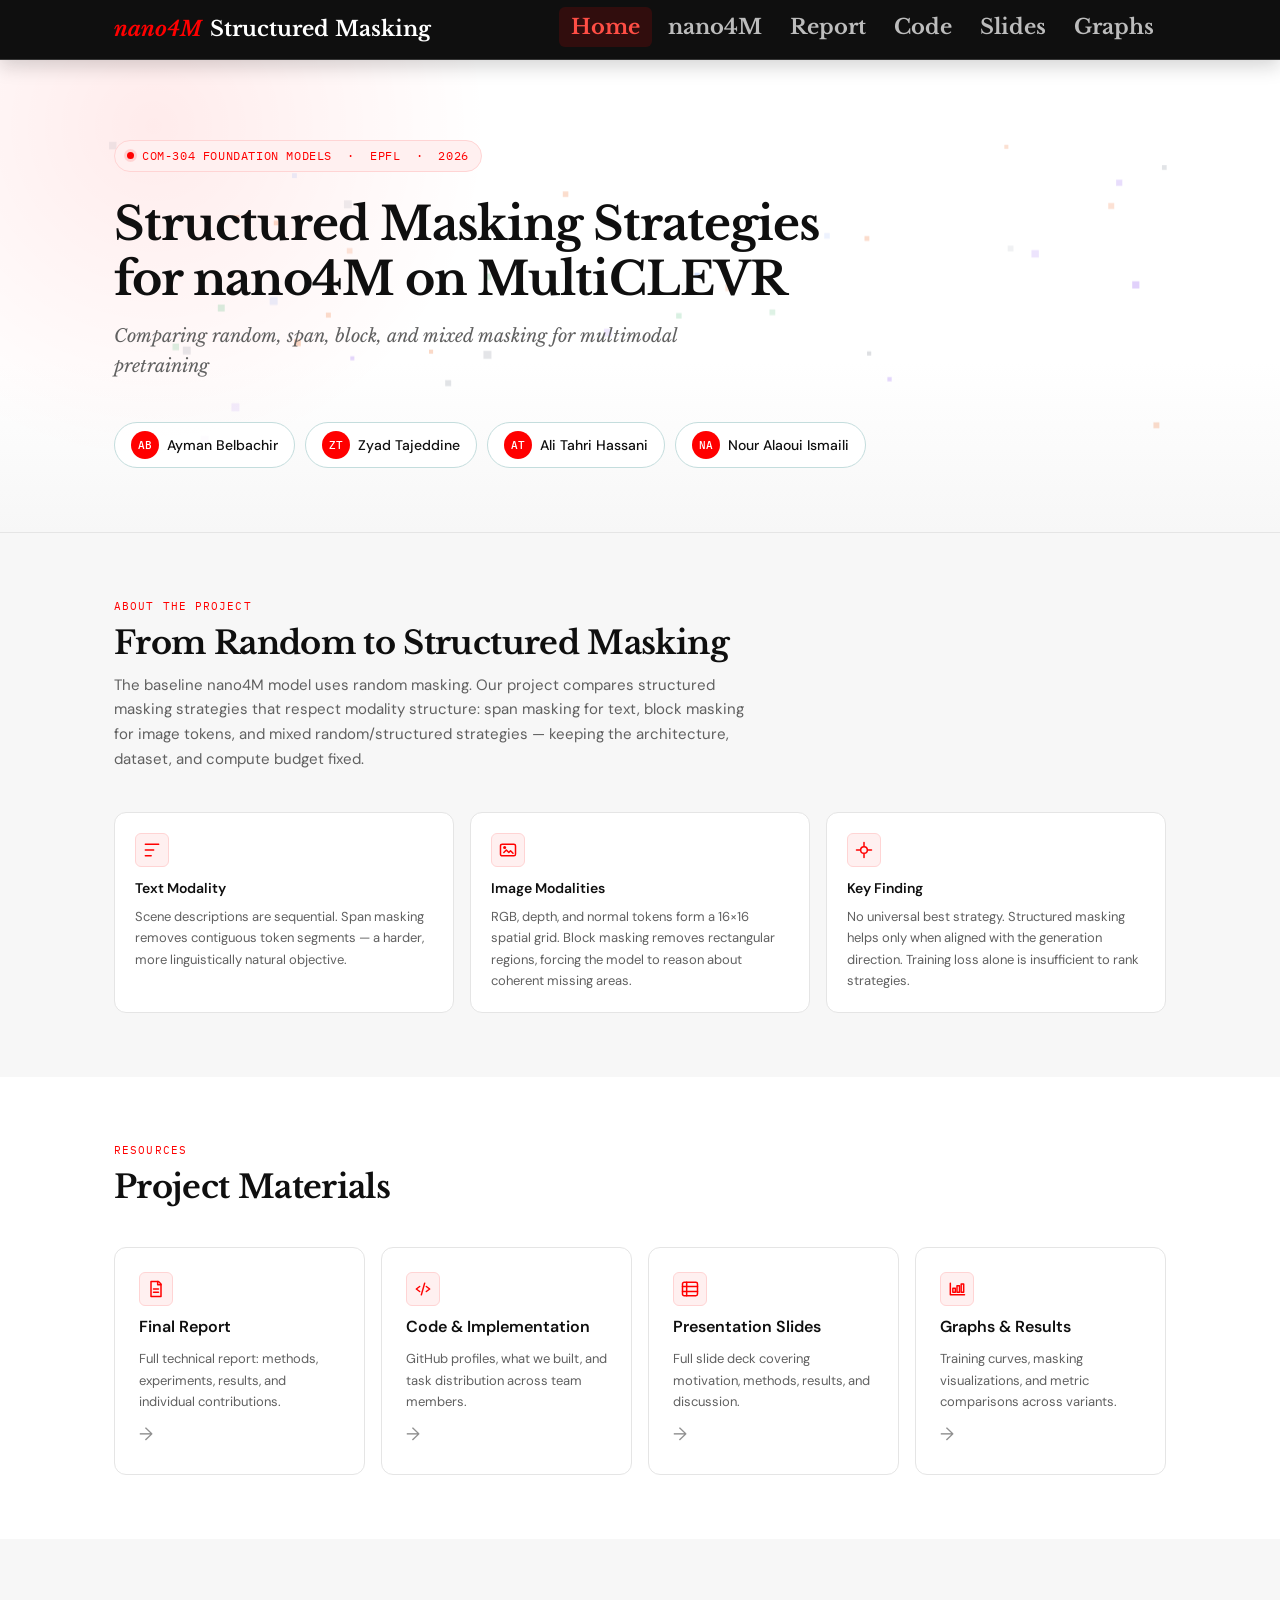
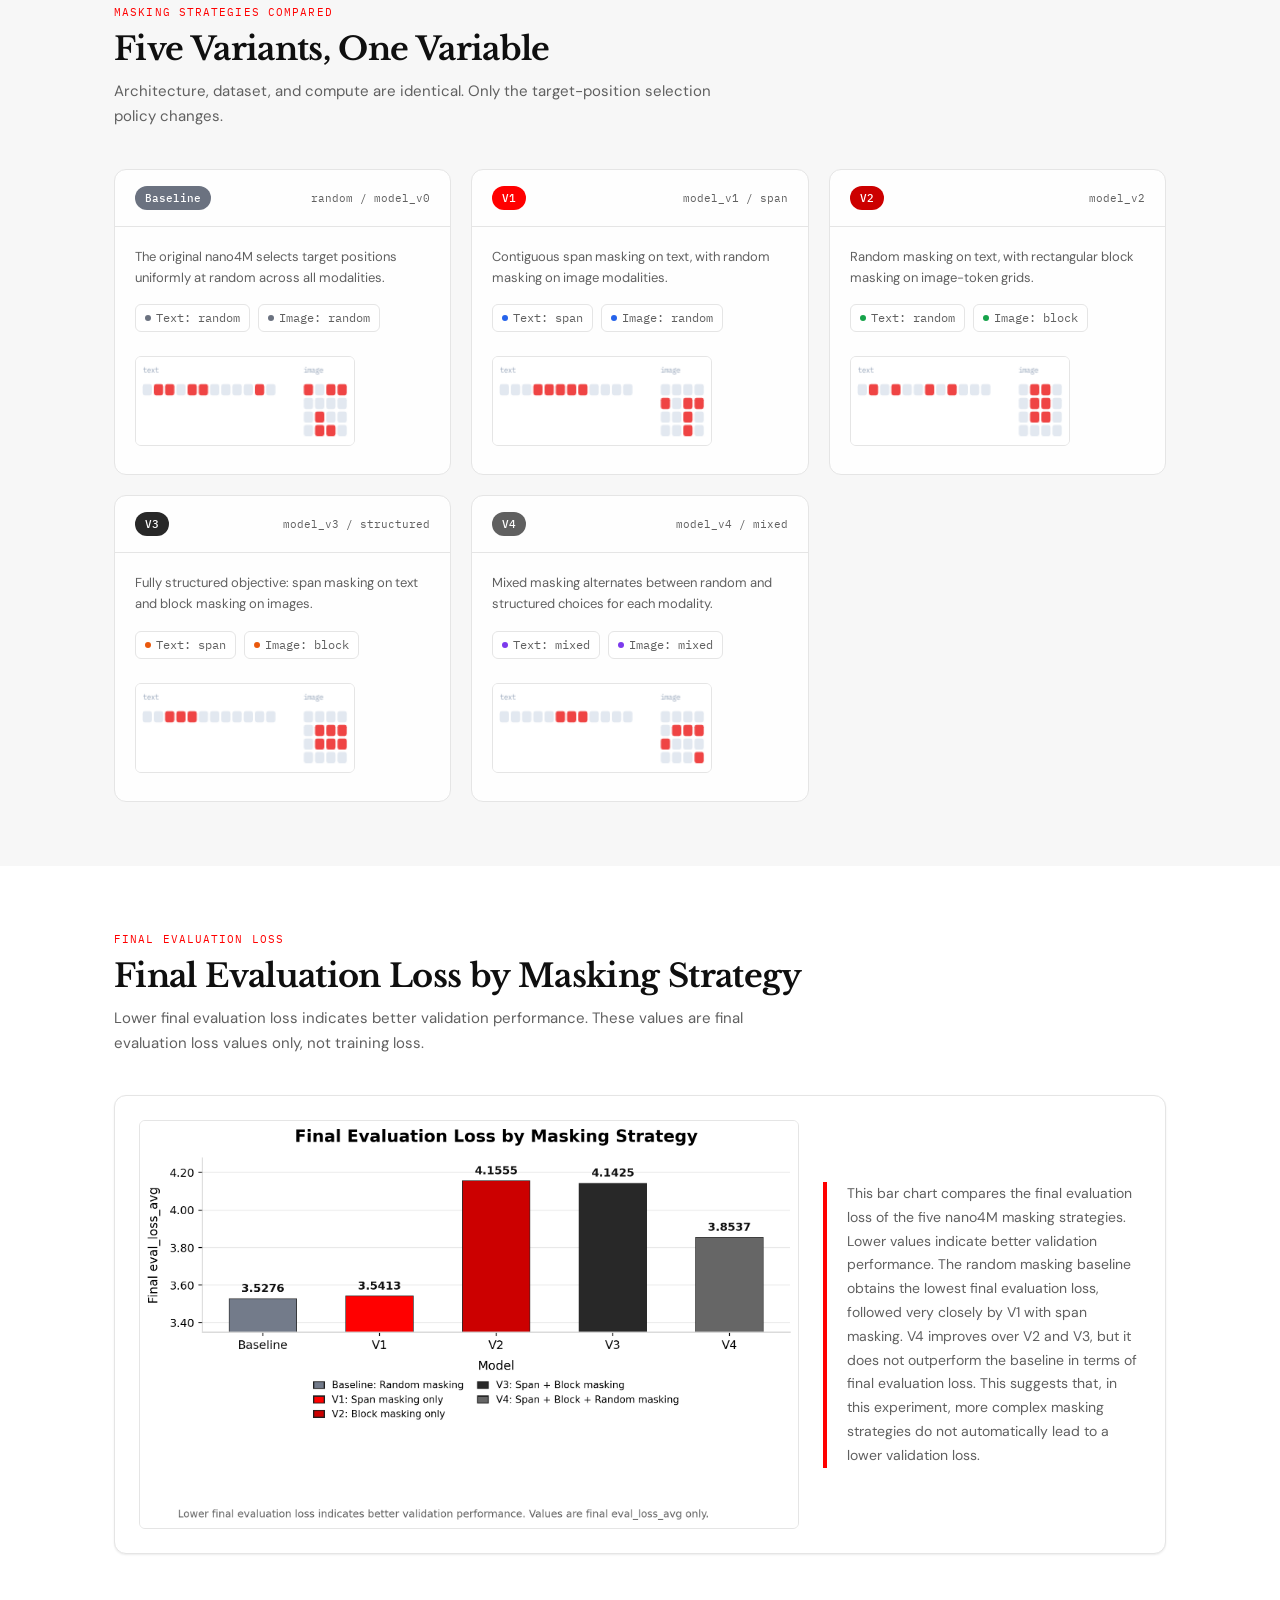
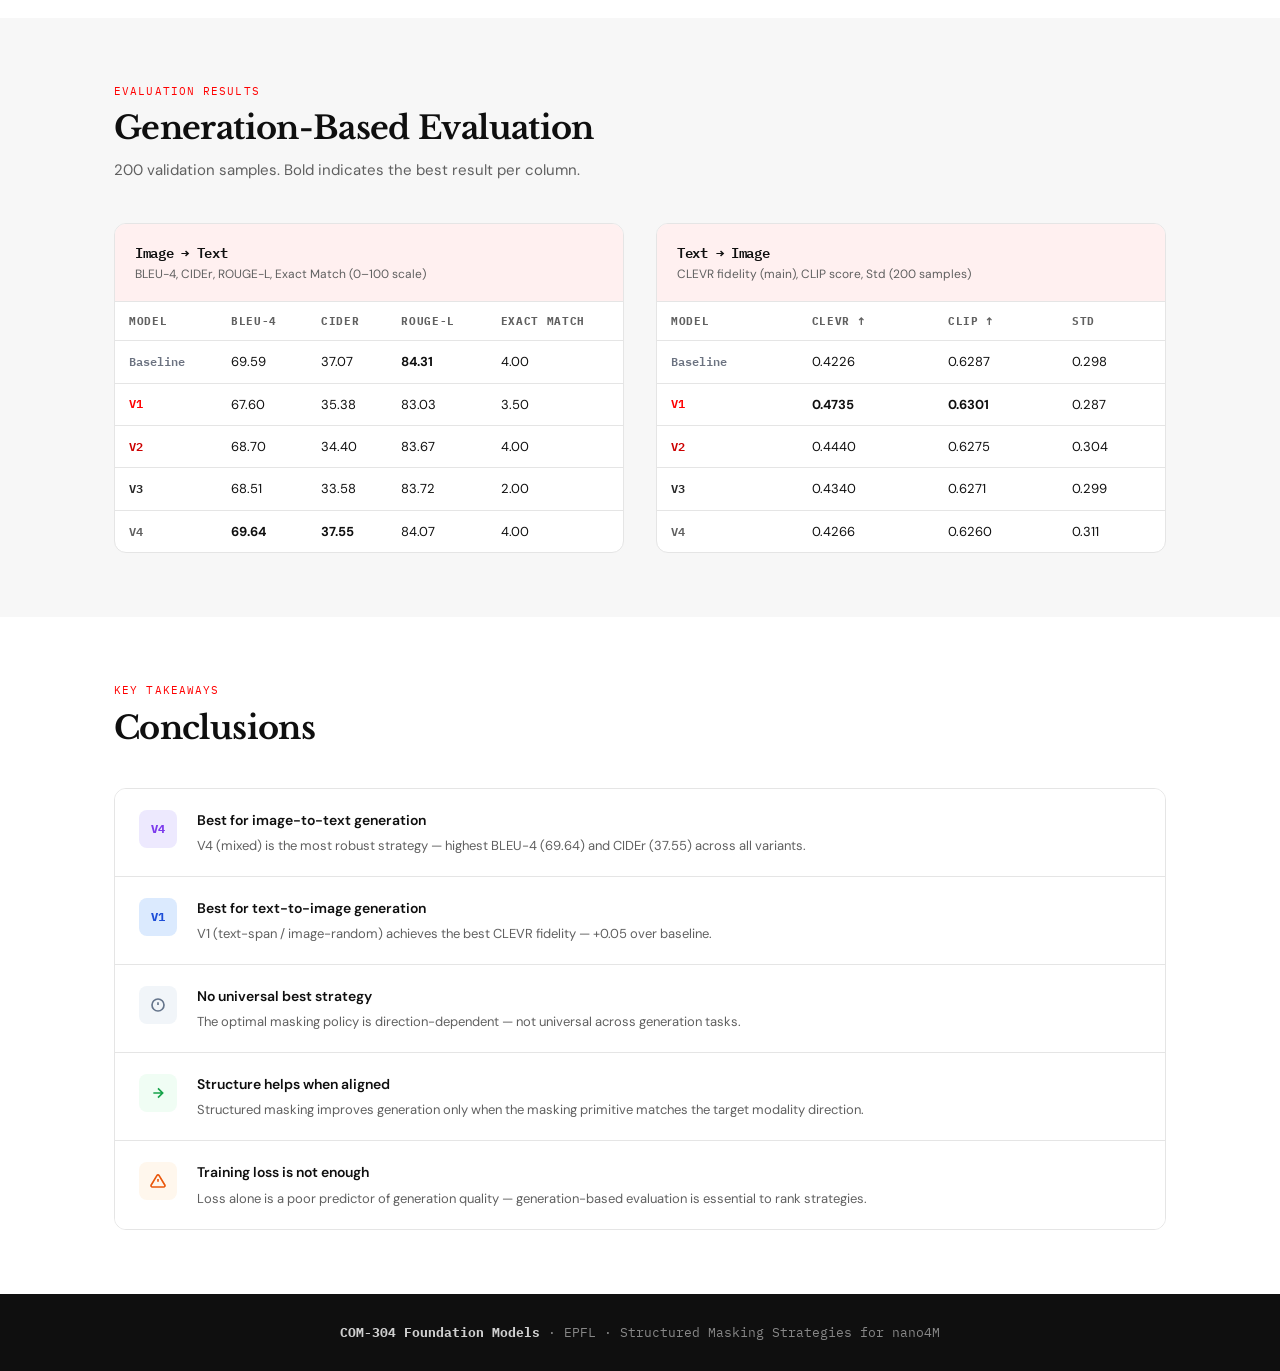
<file: index.html>
﻿<!DOCTYPE html>
<html lang="en">
<head>
  <meta charset="UTF-8">
  <meta name="viewport" content="width=device-width, initial-scale=1.0">
  <title>nano4M Structured Masking — COM-304 EPFL</title>
  <link rel="stylesheet" href="style.css?v=20260531-2">
</head>
<body>

<nav>
  <div class="nav-inner">
    <a href="index.html" class="nav-brand"><span>nano4M</span> Structured Masking</a>
    <button id="nav-toggle" class="nav-toggle" aria-label="Toggle menu">
      <svg width="20" height="20" viewBox="0 0 24 24" fill="none" stroke="currentColor" stroke-width="2">
        <line x1="3" y1="6" x2="21" y2="6"/><line x1="3" y1="12" x2="21" y2="12"/><line x1="3" y1="18" x2="21" y2="18"/>
      </svg>
    </button>
    <ul class="nav-links" id="nav-links">
      <li><a href="index.html" class="active">Home</a></li>
      <li><a href="nano4m.html">nano4M</a></li>
      <li><a href="report.html">Report</a></li>
      <li><a href="code.html">Code</a></li>
      <li><a href="slides.html">Slides</a></li>
      <li><a href="graphs.html">Graphs</a></li>
    </ul>
  </div>
</nav>

<div class="hero">
  <div class="container">
    <canvas id="heroCanvas" aria-hidden="true"></canvas>
    <div class="hero-label">COM-304 Foundation Models &nbsp;&middot;&nbsp; EPFL &nbsp;&middot;&nbsp; 2026</div>
    <h1>Structured Masking Strategies for nano4M on MultiCLEVR</h1>
    <p class="hero-subtitle">Comparing random, span, block, and mixed masking for multimodal pretraining</p>
    <div class="team-grid">
      <button class="team-pill" type="button" data-name="Ayman Belbachir" data-email="ayman.belbachir@epfl.ch">
        <div class="team-pill-avatar">AB</div>
        <span class="team-pill-text">Ayman Belbachir</span>
        <span class="team-pill-email">ayman.belbachir@epfl.ch</span>
      </button>
      <button class="team-pill" type="button" data-name="Zyad Tajeddine" data-email="zyad.tajeddine@epfl.ch">
        <div class="team-pill-avatar">ZT</div>
        <span class="team-pill-text">Zyad Tajeddine</span>
        <span class="team-pill-email">zyad.tajeddine@epfl.ch</span>
      </button>
      <button class="team-pill" type="button" data-name="Ali Tahri Hassani" data-email="ali.tahrihassani@epfl.ch">
        <div class="team-pill-avatar">AT</div>
        <span class="team-pill-text">Ali Tahri Hassani</span>
        <span class="team-pill-email">ali.tahrihassani@epfl.ch</span>
      </button>
      <button class="team-pill" type="button" data-name="Nour Alaoui Ismaili" data-email="nour.alaouiismaili@epfl.ch">
        <div class="team-pill-avatar">NA</div>
        <span class="team-pill-text">Nour Alaoui Ismaili</span>
        <span class="team-pill-email">nour.alaouiismaili@epfl.ch</span>
      </button>
    </div>
  </div>
</div>

<section class="alt">
  <div class="container">
    <div class="section-header">
      <div class="section-tag">About the project</div>
      <h2>From Random to Structured Masking</h2>
      <p>The baseline nano4M model uses random masking. Our project compares structured masking strategies that respect modality structure: span masking for text, block masking for image tokens, and mixed random/structured strategies — keeping the architecture, dataset, and compute budget fixed.</p>
    </div>
    <div style="display:grid;grid-template-columns:repeat(auto-fit,minmax(220px,1fr));gap:16px;margin-top:32px;">
      <div style="padding:20px;background:var(--bg);border:1px solid var(--border);border-radius:var(--radius-lg);">
        <div class="about-icon"><svg viewBox="0 0 24 24" aria-hidden="true"><path d="M4 5h16M4 12h10M4 19h7"/></svg></div>
        <h3 style="font-size:14px;font-weight:600;margin-bottom:6px;">Text Modality</h3>
        <p style="font-size:13px;color:var(--text-muted);">Scene descriptions are sequential. Span masking removes contiguous token segments — a harder, more linguistically natural objective.</p>
      </div>
      <div style="padding:20px;background:var(--bg);border:1px solid var(--border);border-radius:var(--radius-lg);">
        <div class="about-icon"><svg viewBox="0 0 24 24" aria-hidden="true"><rect x="3" y="5" width="18" height="14" rx="2"/><path d="m7 15 3-3 3 3 2-2 3 3"/><circle cx="8" cy="9" r="1"/></svg></div>
        <h3 style="font-size:14px;font-weight:600;margin-bottom:6px;">Image Modalities</h3>
        <p style="font-size:13px;color:var(--text-muted);">RGB, depth, and normal tokens form a 16×16 spatial grid. Block masking removes rectangular regions, forcing the model to reason about coherent missing areas.</p>
      </div>
      <div style="padding:20px;background:var(--bg);border:1px solid var(--border);border-radius:var(--radius-lg);">
        <div class="about-icon"><svg viewBox="0 0 24 24" aria-hidden="true"><path d="M12 3v4M12 17v4M3 12h4M17 12h4"/><circle cx="12" cy="12" r="4"/></svg></div>
        <h3 style="font-size:14px;font-weight:600;margin-bottom:6px;">Key Finding</h3>
        <p style="font-size:13px;color:var(--text-muted);">No universal best strategy. Structured masking helps only when aligned with the generation direction. Training loss alone is insufficient to rank strategies.</p>
      </div>
    </div>
  </div>
</section>

<section>
  <div class="container">
    <div class="section-header">
      <div class="section-tag">Resources</div>
      <h2>Project Materials</h2>
    </div>
    <div class="nav-cards">
      <a href="report.html" class="nav-card">
        <div class="nav-card-icon"><svg viewBox="0 0 24 24" aria-hidden="true"><path d="M6 3h9l3 3v15H6z"/><path d="M14 3v4h4M9 12h6M9 16h6"/></svg></div>
        <h3>Final Report</h3>
        <p>Full technical report: methods, experiments, results, and individual contributions.</p>
        <span class="arrow">&rarr;</span>
      </a>
      <a href="code.html" class="nav-card">
        <div class="nav-card-icon"><svg viewBox="0 0 24 24" aria-hidden="true"><path d="m8 9-4 3 4 3M16 9l4 3-4 3M14 5l-4 14"/></svg></div>
        <h3>Code &amp; Implementation</h3>
        <p>GitHub profiles, what we built, and task distribution across team members.</p>
        <span class="arrow">&rarr;</span>
      </a>
      <a href="Presentation.pdf" target="_blank" class="nav-card">
        <div class="nav-card-icon"><svg viewBox="0 0 24 24" aria-hidden="true"><rect x="3" y="4" width="18" height="16" rx="2"/><path d="M8 4v16M3 9h18M3 15h18"/></svg></div>
        <h3>Presentation Slides</h3>
        <p>Full slide deck covering motivation, methods, results, and discussion.</p>
        <span class="arrow">&rarr;</span>
      </a>
      <a href="graphs.html" class="nav-card">
        <div class="nav-card-icon"><svg viewBox="0 0 24 24" aria-hidden="true"><path d="M4 19V5M4 19h17"/><rect x="7" y="11" width="3" height="5"/><rect x="12" y="8" width="3" height="8"/><rect x="17" y="6" width="3" height="10"/></svg></div>
        <h3>Graphs &amp; Results</h3>
        <p>Training curves, masking visualizations, and metric comparisons across variants.</p>
        <span class="arrow">&rarr;</span>
      </a>
    </div>
  </div>
</section>

<section class="alt">
  <div class="container">
    <div class="section-header">
      <div class="section-tag">Masking Strategies Compared</div>
      <h2>Five Variants, One Variable</h2>
      <p>Architecture, dataset, and compute are identical. Only the target-position selection policy changes.</p>
    </div>
    <div class="model-cards">
      <article class="model-card">
        <div class="model-card-header">
          <span class="model-badge model-color-baseline">Baseline</span>
          <span class="model-codename">random / model_v0</span>
        </div>
        <div class="model-card-body">
          <p>The original nano4M selects target positions uniformly at random across all modalities.</p>
          <div class="model-masks">
            <span class="mask-tag"><span class="dot" style="background:#6b7280"></span>Text: random</span>
            <span class="mask-tag"><span class="dot" style="background:#6b7280"></span>Image: random</span>
          </div>
          <div class="masking-canvas-wrap">
            <canvas class="masking-canvas" width="220" height="90" data-mask-viz="baseline" data-offset="0" aria-label="Animated random masking visualization"></canvas>
          </div>
        </div>
      </article>
      <article class="model-card">
        <div class="model-card-header">
          <span class="model-badge model-color-v1">V1</span>
          <span class="model-codename">model_v1 / span</span>
        </div>
        <div class="model-card-body">
          <p>Contiguous span masking on text, with random masking on image modalities.</p>
          <div class="model-masks">
            <span class="mask-tag"><span class="dot" style="background:#2563eb"></span>Text: span</span>
            <span class="mask-tag"><span class="dot" style="background:#2563eb"></span>Image: random</span>
          </div>
          <div class="masking-canvas-wrap">
            <canvas class="masking-canvas" width="220" height="90" data-mask-viz="v1" data-offset="200" aria-label="Animated span and random masking visualization"></canvas>
          </div>
        </div>
      </article>
      <article class="model-card">
        <div class="model-card-header">
          <span class="model-badge model-color-v2">V2</span>
          <span class="model-codename">model_v2</span>
        </div>
        <div class="model-card-body">
          <p>Random masking on text, with rectangular block masking on image-token grids.</p>
          <div class="model-masks">
            <span class="mask-tag"><span class="dot" style="background:#16a34a"></span>Text: random</span>
            <span class="mask-tag"><span class="dot" style="background:#16a34a"></span>Image: block</span>
          </div>
          <div class="masking-canvas-wrap">
            <canvas class="masking-canvas" width="220" height="90" data-mask-viz="v2" data-offset="400" aria-label="Animated random and block masking visualization"></canvas>
          </div>
        </div>
      </article>
      <article class="model-card">
        <div class="model-card-header">
          <span class="model-badge model-color-v3">V3</span>
          <span class="model-codename">model_v3 / structured</span>
        </div>
        <div class="model-card-body">
          <p>Fully structured objective: span masking on text and block masking on images.</p>
          <div class="model-masks">
            <span class="mask-tag"><span class="dot" style="background:#ea580c"></span>Text: span</span>
            <span class="mask-tag"><span class="dot" style="background:#ea580c"></span>Image: block</span>
          </div>
          <div class="masking-canvas-wrap">
            <canvas class="masking-canvas" width="220" height="90" data-mask-viz="v3" data-offset="600" aria-label="Animated span and block masking visualization"></canvas>
          </div>
        </div>
      </article>
      <article class="model-card">
        <div class="model-card-header">
          <span class="model-badge model-color-v4">V4</span>
          <span class="model-codename">model_v4 / mixed</span>
        </div>
        <div class="model-card-body">
          <p>Mixed masking alternates between random and structured choices for each modality.</p>
          <div class="model-masks">
            <span class="mask-tag"><span class="dot" style="background:#7c3aed"></span>Text: mixed</span>
            <span class="mask-tag"><span class="dot" style="background:#7c3aed"></span>Image: mixed</span>
          </div>
          <div class="masking-canvas-wrap">
            <canvas class="masking-canvas" width="220" height="90" data-mask-viz="v4" data-offset="800" aria-label="Animated mixed masking visualization"></canvas>
          </div>
        </div>
      </article>
    </div>
  </div>
</section>

<section>
  <div class="container">
    <div class="section-header">
      <div class="section-tag">Final Evaluation Loss</div>
      <h2>Final Evaluation Loss by Masking Strategy</h2>
      <p>Lower final evaluation loss indicates better validation performance. These values are final evaluation loss values only, not training loss.</p>
    </div>
    <div class="eval-loss-panel">
      <figure class="eval-loss-figure">
        <img src="image/final-eval-loss-by-masking-strategy.png" alt="Bar chart showing final eval_loss_avg for Baseline, V1, V2, V3, and V4 masking strategies">
      </figure>
      <div class="eval-loss-copy">
        <p>This bar chart compares the final evaluation loss of the five nano4M masking strategies. Lower values indicate better validation performance. The random masking baseline obtains the lowest final evaluation loss, followed very closely by V1 with span masking. V4 improves over V2 and V3, but it does not outperform the baseline in terms of final evaluation loss. This suggests that, in this experiment, more complex masking strategies do not automatically lead to a lower validation loss.</p>
      </div>
    </div>
  </div>
</section>

<section class="alt">
  <div class="container">
    <div class="section-header">
      <div class="section-tag">Evaluation Results</div>
      <h2>Generation-Based Evaluation</h2>
      <p>200 validation samples. Bold indicates the best result per column.</p>
    </div>
    <div class="results-grid">
      <div class="table-card">
        <div class="table-card-header">
          <h3>Image &rarr; Text</h3>
          <p>BLEU-4, CIDEr, ROUGE-L, Exact Match (0–100 scale)</p>
        </div>
        <table class="results-table">
          <thead><tr><th>Model</th><th>BLEU-4</th><th>CIDEr</th><th>ROUGE-L</th><th>Exact Match</th></tr></thead>
          <tbody>
            <tr><td class="model-name model-text-baseline">Baseline</td><td>69.59</td><td>37.07</td><td class="best">84.31</td><td>4.00</td></tr>
            <tr><td class="model-name model-text-v1">V1</td><td>67.60</td><td>35.38</td><td>83.03</td><td>3.50</td></tr>
            <tr><td class="model-name model-text-v2">V2</td><td>68.70</td><td>34.40</td><td>83.67</td><td>4.00</td></tr>
            <tr><td class="model-name model-text-v3">V3</td><td>68.51</td><td>33.58</td><td>83.72</td><td>2.00</td></tr>
            <tr><td class="model-name model-text-v4">V4</td><td class="best">69.64</td><td class="best">37.55</td><td>84.07</td><td>4.00</td></tr>
          </tbody>
        </table>
      </div>
      <div class="table-card">
        <div class="table-card-header">
          <h3>Text &rarr; Image</h3>
          <p>CLEVR fidelity (main), CLIP score, Std (200 samples)</p>
        </div>
        <table class="results-table">
          <thead><tr><th>Model</th><th>CLEVR &uarr;</th><th>CLIP &uarr;</th><th>Std</th></tr></thead>
          <tbody>
            <tr><td class="model-name model-text-baseline">Baseline</td><td>0.4226</td><td>0.6287</td><td>0.298</td></tr>
            <tr><td class="model-name model-text-v1">V1</td><td class="best">0.4735</td><td class="best">0.6301</td><td>0.287</td></tr>
            <tr><td class="model-name model-text-v2">V2</td><td>0.4440</td><td>0.6275</td><td>0.304</td></tr>
            <tr><td class="model-name model-text-v3">V3</td><td>0.4340</td><td>0.6271</td><td>0.299</td></tr>
            <tr><td class="model-name model-text-v4">V4</td><td>0.4266</td><td>0.6260</td><td>0.311</td></tr>
          </tbody>
        </table>
      </div>
    </div>
  </div>
</section>

<!-- ===== Conclusions ===== -->
<section>
  <div class="container">
    <div class="section-header">
      <div class="section-tag">Key Takeaways</div>
      <h2>Conclusions</h2>
    </div>

    <div style="display:flex;flex-direction:column;gap:0;border:1px solid var(--border);border-radius:var(--radius-lg);overflow:hidden;">

      <div class="conclusion-row" style="display:flex;align-items:flex-start;gap:20px;padding:20px 24px;background:var(--bg);border-bottom:1px solid var(--border);transition:background 0.15s;cursor:default;" onmouseover="this.style.background='var(--bg-alt)'" onmouseout="this.style.background='var(--bg)'">
        <div style="flex-shrink:0;width:38px;height:38px;border-radius:8px;background:#ede9fe;display:flex;align-items:center;justify-content:center;margin-top:1px;">
          <span style="font-family:var(--font-mono);font-size:12px;font-weight:700;color:#7c3aed">V4</span>
        </div>
        <div>
          <div style="font-size:14px;font-weight:600;color:var(--text);margin-bottom:4px;">Best for image-to-text generation</div>
          <div style="font-size:13px;color:var(--text-muted);line-height:1.55;">V4 (mixed) is the most robust strategy — highest BLEU-4 (69.64) and CIDEr (37.55) across all variants.</div>
        </div>
      </div>

      <div class="conclusion-row" style="display:flex;align-items:flex-start;gap:20px;padding:20px 24px;background:var(--bg);border-bottom:1px solid var(--border);transition:background 0.15s;cursor:default;" onmouseover="this.style.background='var(--bg-alt)'" onmouseout="this.style.background='var(--bg)'">
        <div style="flex-shrink:0;width:38px;height:38px;border-radius:8px;background:#dbeafe;display:flex;align-items:center;justify-content:center;margin-top:1px;">
          <span style="font-family:var(--font-mono);font-size:12px;font-weight:700;color:#1d4ed8">V1</span>
        </div>
        <div>
          <div style="font-size:14px;font-weight:600;color:var(--text);margin-bottom:4px;">Best for text-to-image generation</div>
          <div style="font-size:13px;color:var(--text-muted);line-height:1.55;">V1 (text-span / image-random) achieves the best CLEVR fidelity — +0.05 over baseline.</div>
        </div>
      </div>

      <div class="conclusion-row" style="display:flex;align-items:flex-start;gap:20px;padding:20px 24px;background:var(--bg);border-bottom:1px solid var(--border);transition:background 0.15s;cursor:default;" onmouseover="this.style.background='var(--bg-alt)'" onmouseout="this.style.background='var(--bg)'">
        <div style="flex-shrink:0;width:38px;height:38px;border-radius:8px;background:#f1f5f9;display:flex;align-items:center;justify-content:center;margin-top:1px;">
          <svg width="16" height="16" viewBox="0 0 24 24" fill="none" stroke="#64748b" stroke-width="2.5"><circle cx="12" cy="12" r="9"/><path d="M12 8v4M12 16h.01"/></svg>
        </div>
        <div>
          <div style="font-size:14px;font-weight:600;color:var(--text);margin-bottom:4px;">No universal best strategy</div>
          <div style="font-size:13px;color:var(--text-muted);line-height:1.55;">The optimal masking policy is direction-dependent — not universal across generation tasks.</div>
        </div>
      </div>

      <div class="conclusion-row" style="display:flex;align-items:flex-start;gap:20px;padding:20px 24px;background:var(--bg);border-bottom:1px solid var(--border);transition:background 0.15s;cursor:default;" onmouseover="this.style.background='var(--bg-alt)'" onmouseout="this.style.background='var(--bg)'">
        <div style="flex-shrink:0;width:38px;height:38px;border-radius:8px;background:#f0fdf4;display:flex;align-items:center;justify-content:center;margin-top:1px;">
          <svg width="16" height="16" viewBox="0 0 24 24" fill="none" stroke="#16a34a" stroke-width="2.5"><path d="M5 12h14M12 5l7 7-7 7"/></svg>
        </div>
        <div>
          <div style="font-size:14px;font-weight:600;color:var(--text);margin-bottom:4px;">Structure helps when aligned</div>
          <div style="font-size:13px;color:var(--text-muted);line-height:1.55;">Structured masking improves generation only when the masking primitive matches the target modality direction.</div>
        </div>
      </div>

      <div class="conclusion-row" style="display:flex;align-items:flex-start;gap:20px;padding:20px 24px;background:var(--bg);transition:background 0.15s;cursor:default;" onmouseover="this.style.background='var(--bg-alt)'" onmouseout="this.style.background='var(--bg)'">
        <div style="flex-shrink:0;width:38px;height:38px;border-radius:8px;background:#fff7ed;display:flex;align-items:center;justify-content:center;margin-top:1px;">
          <svg width="16" height="16" viewBox="0 0 24 24" fill="none" stroke="#ea580c" stroke-width="2.5"><path d="M12 9v4M12 17h.01"/><path d="M10.29 3.86L1.82 18a2 2 0 0 0 1.71 3h16.94a2 2 0 0 0 1.71-3L13.71 3.86a2 2 0 0 0-3.42 0z"/></svg>
        </div>
        <div>
          <div style="font-size:14px;font-weight:600;color:var(--text);margin-bottom:4px;">Training loss is not enough</div>
          <div style="font-size:13px;color:var(--text-muted);line-height:1.55;">Loss alone is a poor predictor of generation quality — generation-based evaluation is essential to rank strategies.</div>
        </div>
      </div>

    </div>
  </div>
</section>

<footer>
  <strong>COM-304 Foundation Models</strong> &middot; EPFL &middot; Structured Masking Strategies for nano4M
</footer>

<script src="script.js?v=20260531-1"></script>
<script>
(() => {
  const grey = [226, 232, 240];
  const red = [239, 68, 68];
  const cycleMs = 1600;
  const fadeMs = 200;
  const logicalWidth = 330;
  const logicalHeight = 110;
  const canvases = Array.from(document.querySelectorAll('canvas[data-mask-viz]'));

  function randomSet(count, ratio) {
    const selected = new Set();
    const target = Math.round(count * ratio);
    while (selected.size < target) selected.add(Math.floor(Math.random() * count));
    return selected;
  }

  function spanSet(count, minLen, maxLen) {
    const len = minLen + Math.floor(Math.random() * (maxLen - minLen + 1));
    const start = Math.floor(Math.random() * (count - len + 1));
    return new Set(Array.from({ length: len }, (_, i) => start + i));
  }

  function blockSet(options) {
    const [w, h] = options[Math.floor(Math.random() * options.length)];
    const x0 = Math.floor(Math.random() * (4 - w + 1));
    const y0 = Math.floor(Math.random() * (4 - h + 1));
    const selected = new Set();
    for (let y = y0; y < y0 + h; y++)
      for (let x = x0; x < x0 + w; x++) selected.add(y * 4 + x);
    return selected;
  }

  function nextPattern(type) {
    if (type === 'baseline') return { text: randomSet(12, 0.4), image: randomSet(16, 0.4) };
    if (type === 'v1') return { text: spanSet(12, 3, 5), image: randomSet(16, 0.3) };
    if (type === 'v2') return { text: randomSet(12, 0.3), image: blockSet([[2,2],[2,3],[3,2]]) };
    if (type === 'v3') return { text: spanSet(12, 3, 5), image: blockSet([[2,2],[3,2]]) };
    return {
      text: Math.random() < 0.5 ? randomSet(12, 0.3) : spanSet(12, 3, 4),
      image: Math.random() < 0.5 ? randomSet(16, 0.3) : blockSet([[2,2]])
    };
  }

  function colorFor(progress) {
    const t = Math.max(0, Math.min(1, progress));
    return `rgb(${Math.round(grey[0]+(red[0]-grey[0])*t)},${Math.round(grey[1]+(red[1]-grey[1])*t)},${Math.round(grey[2]+(red[2]-grey[2])*t)})`;
  }

  function roundRect(ctx, x, y, w, h, r) {
    ctx.beginPath();
    ctx.moveTo(x+r,y); ctx.lineTo(x+w-r,y); ctx.quadraticCurveTo(x+w,y,x+w,y+r);
    ctx.lineTo(x+w,y+h-r); ctx.quadraticCurveTo(x+w,y+h,x+w-r,y+h);
    ctx.lineTo(x+r,y+h); ctx.quadraticCurveTo(x,y+h,x,y+h-r);
    ctx.lineTo(x,y+r); ctx.quadraticCurveTo(x,y,x+r,y); ctx.closePath();
  }

  function drawCells(ctx, cells, cols, x, y, now) {
    const size = 14, gap = 3;
    for (let i = 0; i < cells.length; i++) {
      const col = i % cols, row = Math.floor(i / cols), cell = cells[i];
      const fade = cell.target ? Math.min(1, (now - cell.changedAt) / fadeMs) : 0;
      ctx.fillStyle = cell.target ? colorFor(fade) : '#e2e8f0';
      roundRect(ctx, x + col*(size+gap), y + row*(size+gap), size, size, 3);
      ctx.fill();
    }
  }

  function createState(canvas) {
    const type = canvas.dataset.maskViz;
    const pattern = nextPattern(type);
    const now = performance.now();
    return {
      canvas, ctx: canvas.getContext('2d'), type,
      offset: Number(canvas.dataset.offset || 0), lastCycle: -1,
      text: Array.from({length:12}, (_,i) => ({ target: pattern.text.has(i), changedAt: now })),
      image: Array.from({length:16}, (_,i) => ({ target: pattern.image.has(i), changedAt: now }))
    };
  }

  function applyPattern(state, pattern, now) {
    state.text.forEach((cell, i) => {
      const target = pattern.text.has(i);
      if (cell.target !== target) cell.changedAt = now;
      cell.target = target;
    });
    state.image.forEach((cell, i) => {
      const target = pattern.image.has(i);
      if (cell.target !== target) cell.changedAt = now;
      cell.target = target;
    });
  }

  const states = canvases.map(createState);

  function frame(now) {
    states.forEach(state => {
      const shifted = now + state.offset;
      const cycle = Math.floor(shifted / cycleMs);
      if (cycle !== state.lastCycle) {
        state.lastCycle = cycle;
        applyPattern(state, nextPattern(state.type), now);
      }
      const ctx = state.ctx;
      ctx.clearRect(0, 0, state.canvas.width, state.canvas.height);
      ctx.save();
      ctx.scale(state.canvas.width / logicalWidth, state.canvas.height / logicalHeight);
      ctx.fillStyle = '#ffffff'; ctx.fillRect(0, 0, logicalWidth, logicalHeight);
      ctx.font = '10px IBM Plex Mono, monospace'; ctx.fillStyle = '#94a3b8';
      ctx.fillText('text', 10, 20); ctx.fillText('image', 254, 20);
      drawCells(ctx, state.text, 12, 10, 34, now);
      drawCells(ctx, state.image, 4, 254, 34, now);
      ctx.restore();
    });
    requestAnimationFrame(frame);
  }

  if (states.length) requestAnimationFrame(frame);
})();
</script>
<script>
(() => {
  const canvas = document.getElementById('heroCanvas');
  if (!canvas) return;
  const ctx = canvas.getContext('2d');
  const colors = ['#6b7280','#2563eb','#16a34a','#ea580c','#7c3aed'];
  const particles = [];
  let width = 0, height = 0, dpr = 1;

  function rand(min, max) { return min + Math.random() * (max - min); }

  function resizeHeroCanvas() {
    const rect = canvas.getBoundingClientRect();
    dpr = window.devicePixelRatio || 1;
    width = rect.width; height = rect.height;
    canvas.width = Math.max(1, Math.floor(width * dpr));
    canvas.height = Math.max(1, Math.floor(height * dpr));
    ctx.setTransform(dpr, 0, 0, dpr, 0, 0);
  }

  function createParticle() {
    const color = colors[Math.floor(Math.random() * colors.length)];
    return { x: rand(0, width||1), y: rand(0, height||1), size: rand(4,8), vx: rand(-0.3,0.3), vy: rand(-0.3,0.3), opacity: rand(0.08,0.25), color, originalColor: color, maskUntil: 0 };
  }

  function seedParticles() { particles.length = 0; for (let i=0;i<40;i++) particles.push(createParticle()); }

  function triggerMaskFlash() {
    const count = Math.floor(rand(3,6));
    const used = new Set();
    while (used.size < count && used.size < particles.length) used.add(Math.floor(Math.random()*particles.length));
    const until = performance.now() + 600;
    used.forEach(i => { particles[i].maskUntil = until; });
  }

  function drawParticle(p, now) {
    p.x += p.vx; p.y += p.vy;
    if (p.x > width + p.size) p.x = -p.size;
    if (p.x < -p.size) p.x = width + p.size;
    if (p.y > height + p.size) p.y = -p.size;
    if (p.y < -p.size) p.y = height + p.size;
    ctx.globalAlpha = p.opacity;
    ctx.fillStyle = now < p.maskUntil ? '#ef4444' : p.originalColor;
    ctx.fillRect(p.x, p.y, p.size, p.size);
  }

  function animateHeroParticles(now) {
    ctx.clearRect(0, 0, width, height);
    particles.forEach(p => drawParticle(p, now));
    ctx.globalAlpha = 1;
    requestAnimationFrame(animateHeroParticles);
  }

  resizeHeroCanvas(); seedParticles();
  window.addEventListener('resize', resizeHeroCanvas);
  setInterval(triggerMaskFlash, 3000);
  requestAnimationFrame(animateHeroParticles);
})();
</script>
</body>
</html>
</file>
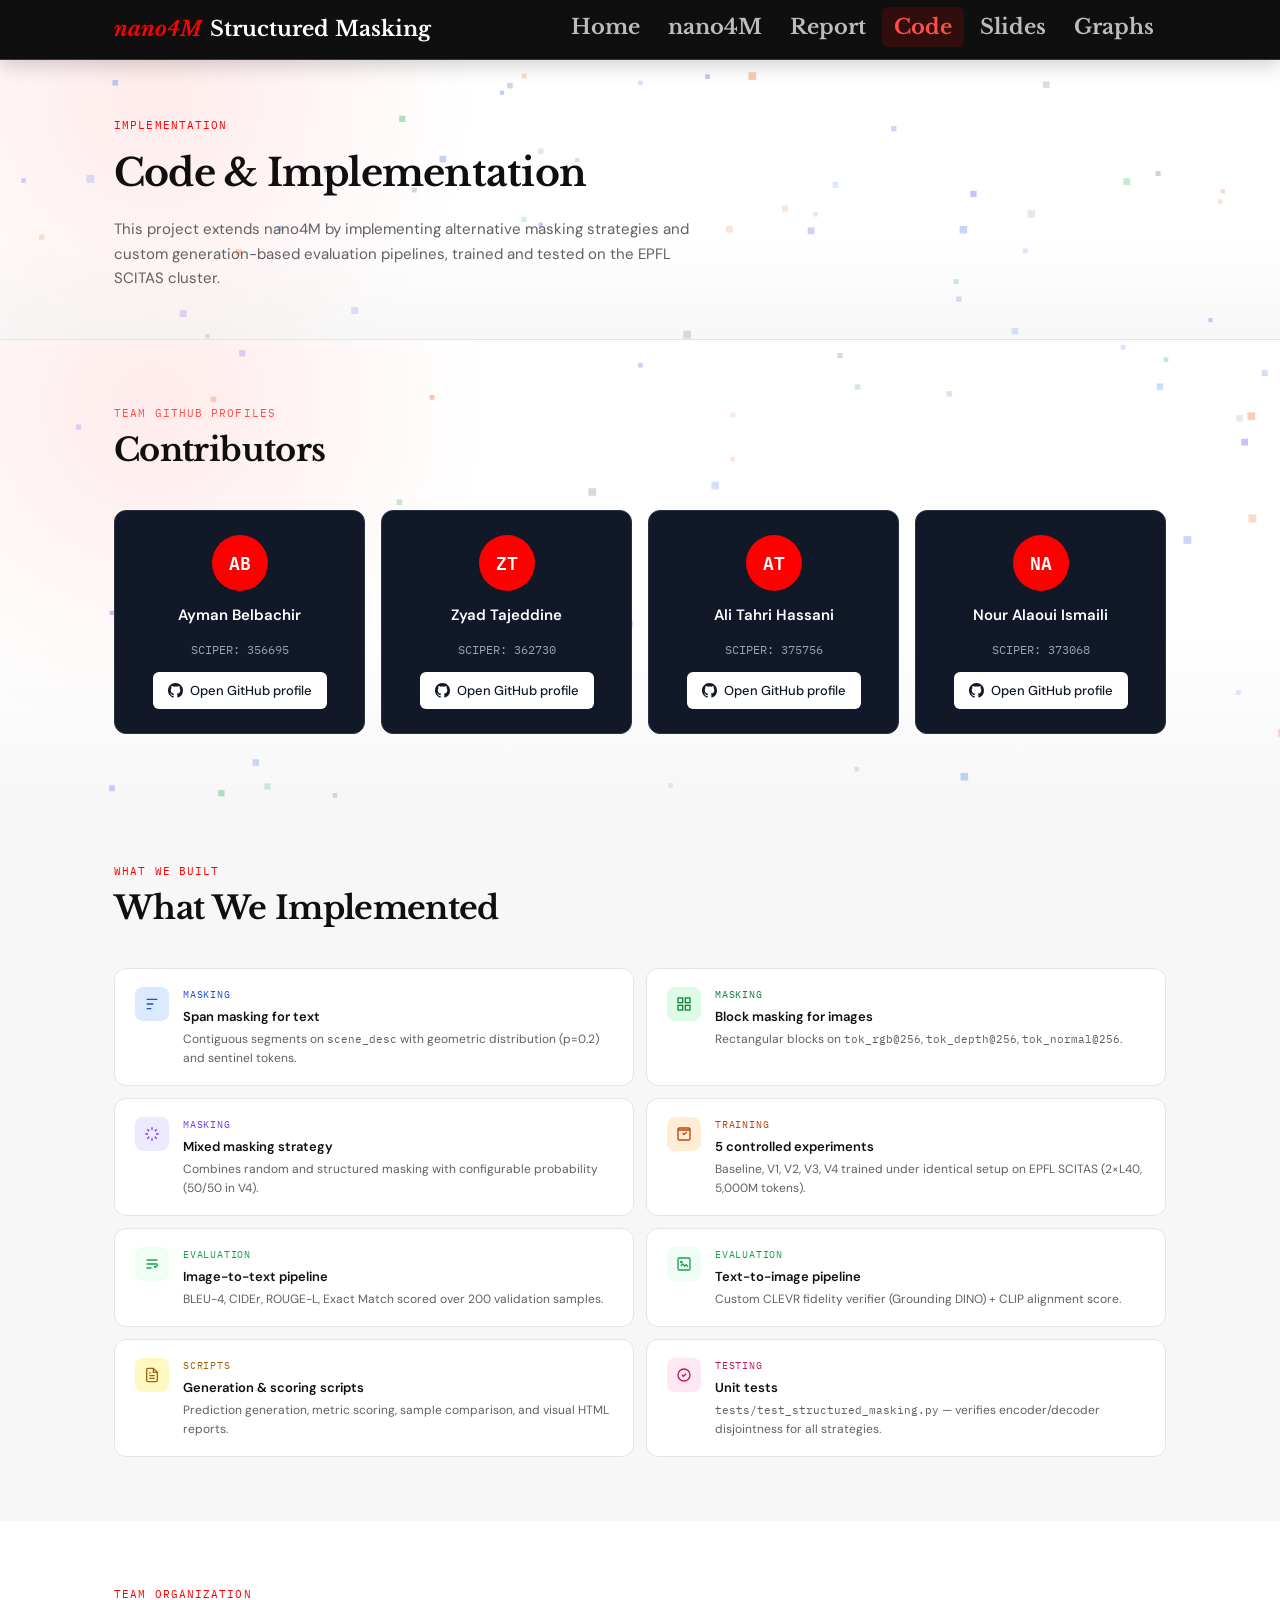
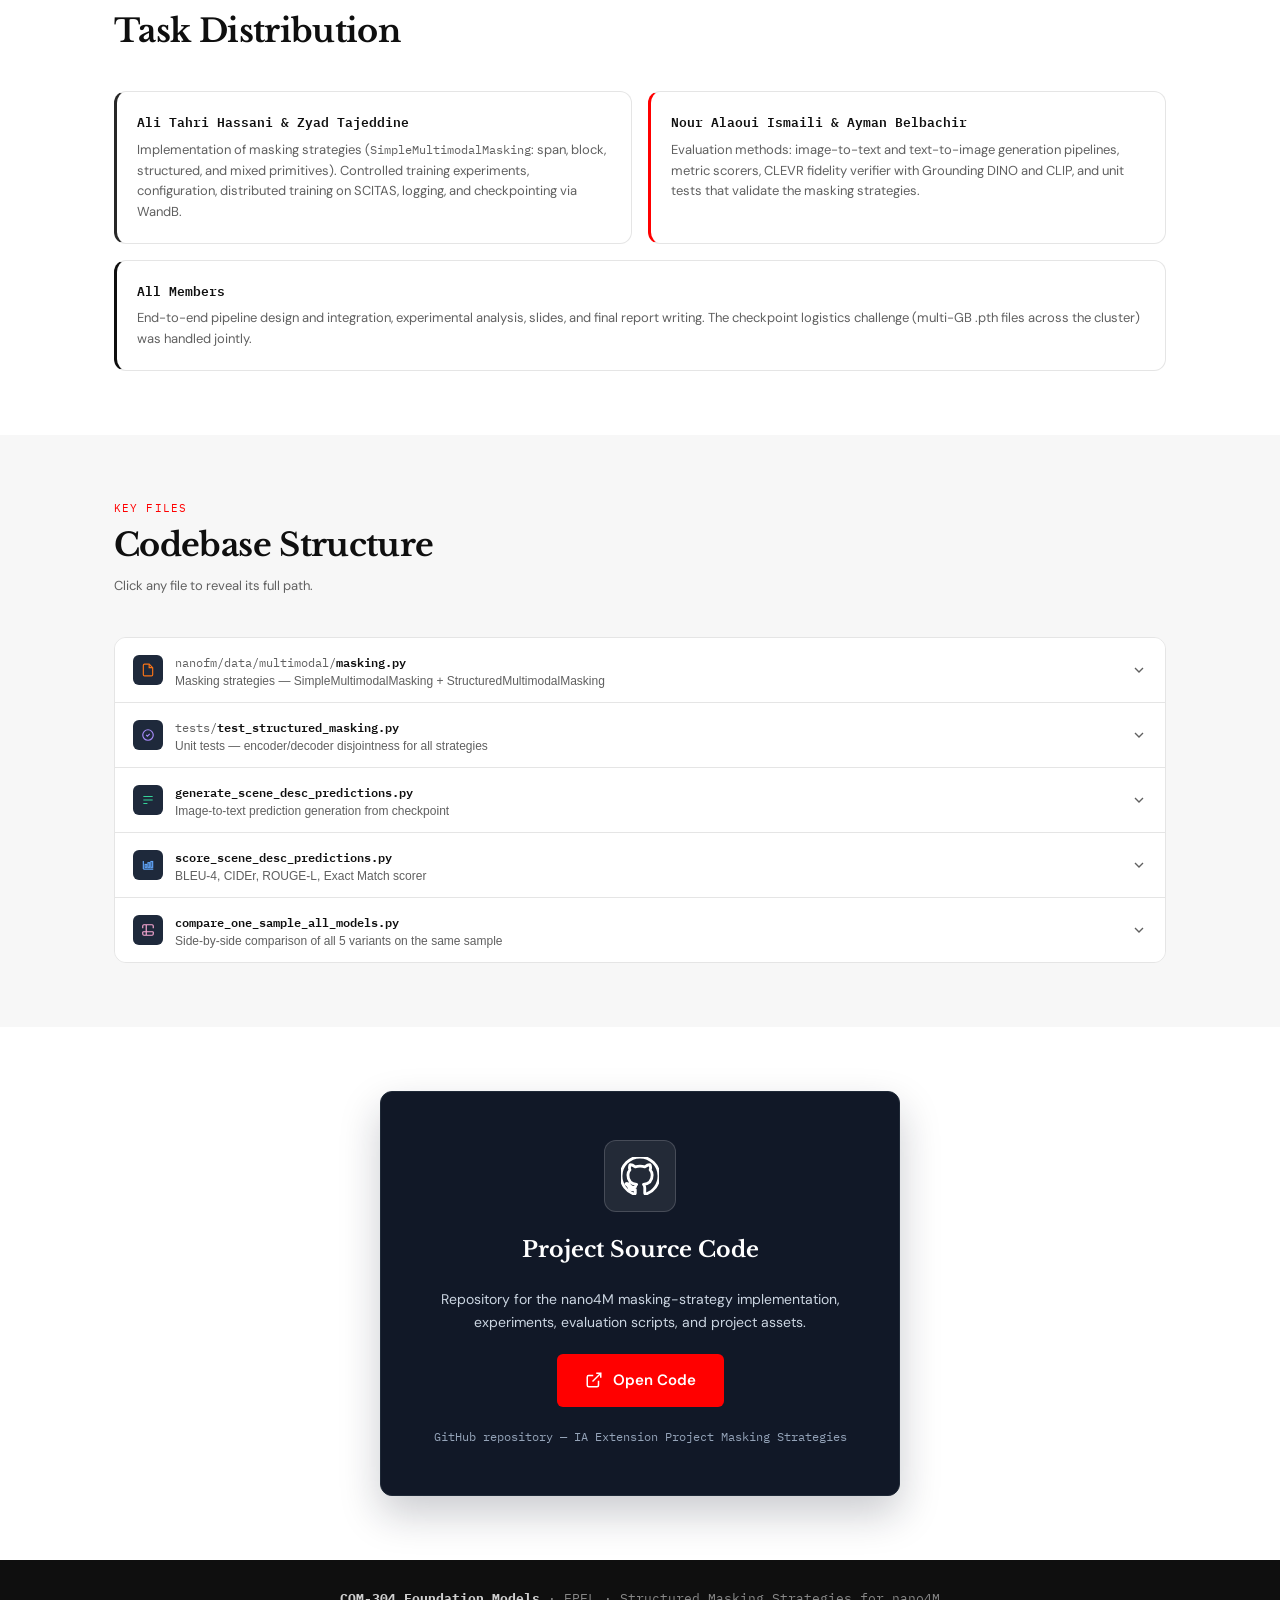
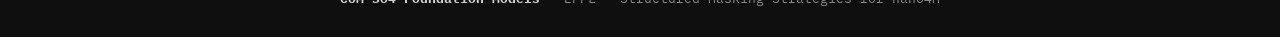
<file: code.html>
<!DOCTYPE html>
<html lang="en">
<head>
  <meta charset="UTF-8">
  <meta name="viewport" content="width=device-width, initial-scale=1.0">
  <title>Code — nano4M Structured Masking</title>
  <link rel="stylesheet" href="style.css?v=20260531-1">
  <style>
    .impl-grid {
      display: grid;
      grid-template-columns: 1fr 1fr;
      gap: 12px;
    }
    @media (max-width: 640px) { .impl-grid { grid-template-columns: 1fr; } }
    .impl-card {
      background: var(--bg);
      border: 1px solid var(--border);
      border-radius: var(--radius-lg);
      padding: 18px 20px;
      display: flex;
      gap: 14px;
      align-items: flex-start;
      transition: box-shadow 0.2s, border-color 0.2s;
    }
    .impl-card:hover { box-shadow: var(--shadow-md); border-color: var(--border-dark); }
    .impl-icon { width: 34px; height: 34px; border-radius: 8px; display: flex; align-items: center; justify-content: center; flex-shrink: 0; }
    .impl-icon svg { width: 16px; height: 16px; }
    .impl-cat { font-family: var(--font-mono); font-size: 10px; text-transform: uppercase; letter-spacing: 0.08em; margin-bottom: 4px; }
    .impl-title { font-size: 13px; font-weight: 600; color: var(--text); margin-bottom: 4px; line-height: 1.4; }
    .impl-desc { font-size: 12px; color: var(--text-muted); line-height: 1.55; }

    /* Accordion */
    .file-accordion { display: flex; flex-direction: column; gap: 0; border: 1px solid var(--border); border-radius: var(--radius-lg); overflow: hidden; }
    .file-item { border-bottom: 1px solid var(--border); }
    .file-item:last-child { border-bottom: none; }
    .file-trigger {
      width: 100%; background: var(--bg); border: none; cursor: pointer;
      padding: 14px 18px; display: flex; align-items: center; gap: 12px;
      text-align: left; transition: background 0.15s;
    }
    .file-trigger:hover { background: var(--bg-alt); }
    .file-trigger.open { background: var(--bg-alt); }
    .file-icon-wrap {
      width: 30px; height: 30px; border-radius: 6px; background: #1e293b;
      display: flex; align-items: center; justify-content: center; flex-shrink: 0;
    }
    .file-icon-wrap svg { width: 14px; height: 14px; }
    .file-name-wrap { flex: 1; min-width: 0; }
    .file-name {
      font-family: var(--font-mono); font-size: 12px; font-weight: 600; color: var(--text);
      white-space: nowrap; overflow: hidden; text-overflow: ellipsis;
    }
    .file-name .dim { color: var(--text-muted); font-weight: 400; }
    .file-short { font-size: 12px; color: var(--text-muted); margin-top: 2px; }
    .file-chevron {
      flex-shrink: 0; width: 16px; height: 16px; color: var(--text-muted);
      transition: transform 0.25s; display: flex; align-items: center; justify-content: center;
    }
    .file-trigger.open .file-chevron { transform: rotate(180deg); }
    .file-body {
      overflow: hidden; max-height: 0; transition: max-height 0.3s ease;
      background: var(--bg-dark);
    }
    .file-body.open { max-height: 200px; }
    .file-body-inner { padding: 16px 20px; display: flex; flex-direction: column; gap: 10px; }
    .file-path-row { display: flex; align-items: center; gap: 10px; }
    .path-label { font-family: var(--font-mono); font-size: 10px; text-transform: uppercase; letter-spacing: .08em; color: rgba(255,255,255,0.35); flex-shrink: 0; }
    .path-value {
      font-family: var(--font-mono); font-size: 12px; color: rgba(255,255,255,0.85);
      background: rgba(255,255,255,0.06); padding: 4px 10px; border-radius: 4px;
      flex: 1; word-break: break-all;
    }
    .file-desc-row { font-size: 12px; color: rgba(255,255,255,0.5); line-height: 1.55; }
    .copy-btn {
      background: rgba(255,255,255,0.08); border: none; border-radius: 4px;
      color: rgba(255,255,255,0.5); font-family: var(--font-mono); font-size: 11px;
      padding: 4px 10px; cursor: pointer; flex-shrink: 0; transition: background 0.15s, color 0.15s;
    }
    .copy-btn:hover { background: rgba(255,255,255,0.15); color: white; }
    .copy-btn.copied { color: #4ade80; }
  </style>
</head>
<body>

<nav>
  <div class="nav-inner">
    <a href="index.html" class="nav-brand"><span>nano4M</span> Structured Masking</a>
    <button id="nav-toggle" class="nav-toggle" aria-label="Toggle menu">
      <svg width="20" height="20" viewBox="0 0 24 24" fill="none" stroke="currentColor" stroke-width="2">
        <line x1="3" y1="6" x2="21" y2="6"/><line x1="3" y1="12" x2="21" y2="12"/><line x1="3" y1="18" x2="21" y2="18"/>
      </svg>
    </button>
    <ul class="nav-links" id="nav-links">
      <li><a href="index.html">Home</a></li>
      <li><a href="nano4m.html">nano4M</a></li>
      <li><a href="report.html">Report</a></li>
      <li><a href="code.html" class="active">Code</a></li>
      <li><a href="slides.html">Slides</a></li>
      <li><a href="graphs.html">Graphs</a></li>
    </ul>
  </div>
</nav>

<div class="page-hero">
  <div class="container">
    <div class="section-tag">Implementation</div>
    <h1>Code &amp; Implementation</h1>
    <p>This project extends nano4M by implementing alternative masking strategies and custom generation-based evaluation pipelines, trained and tested on the EPFL SCITAS cluster.</p>
  </div>
</div>

<!-- GitHub Profiles -->
<section class="github-section">
  <div class="container">
    <div class="section-header">
      <div class="section-tag">Team GitHub profiles</div>
      <h2>Contributors</h2>
    </div>
    <div class="github-grid">
      <div class="github-card">
        <div class="github-avatar">AB</div>
        <h3>Ayman Belbachir</h3>
        <span class="text-mono text-muted">SCIPER: 356695</span>
        <a href="https://github.com/aymanbelbachir" target="_blank" rel="noopener noreferrer" class="btn-github">
          <svg width="15" height="15" viewBox="0 0 24 24" fill="currentColor"><path d="M12 0C5.37 0 0 5.37 0 12c0 5.31 3.435 9.795 8.205 11.385.6.105.825-.255.825-.57 0-.285-.015-1.23-.015-2.235-3.015.555-3.795-.735-4.035-1.41-.135-.345-.72-1.41-1.23-1.695-.42-.225-1.02-.78-.015-.795.945-.015 1.62.87 1.845 1.23 1.08 1.815 2.805 1.305 3.495.99.105-.78.42-1.305.765-1.605-2.67-.3-5.46-1.335-5.46-5.925 0-1.305.465-2.385 1.23-3.225-.12-.3-.54-1.53.12-3.18 0 0 1.005-.315 3.3 1.23.96-.27 1.98-.405 3-.405s2.04.135 3 .405c2.295-1.56 3.3-1.23 3.3-1.23.66 1.65.24 2.88.12 3.18.765.84 1.23 1.905 1.23 3.225 0 4.605-2.805 5.625-5.475 5.925.435.375.81 1.095.81 2.22 0 1.605-.015 2.895-.015 3.3 0 .315.225.69.825.57A12.02 12.02 0 0 0 24 12c0-6.63-5.37-12-12-12z"/></svg>
          Open GitHub profile
        </a>
      </div>
      <div class="github-card">
        <div class="github-avatar">ZT</div>
        <h3>Zyad Tajeddine</h3>
        <span class="text-mono text-muted">SCIPER: 362730</span>
        <a href="https://github.com/zyad77" target="_blank" rel="noopener noreferrer" class="btn-github">
          <svg width="15" height="15" viewBox="0 0 24 24" fill="currentColor"><path d="M12 0C5.37 0 0 5.37 0 12c0 5.31 3.435 9.795 8.205 11.385.6.105.825-.255.825-.57 0-.285-.015-1.23-.015-2.235-3.015.555-3.795-.735-4.035-1.41-.135-.345-.72-1.41-1.23-1.695-.42-.225-1.02-.78-.015-.795.945-.015 1.62.87 1.845 1.23 1.08 1.815 2.805 1.305 3.495.99.105-.78.42-1.305.765-1.605-2.67-.3-5.46-1.335-5.46-5.925 0-1.305.465-2.385 1.23-3.225-.12-.3-.54-1.53.12-3.18 0 0 1.005-.315 3.3 1.23.96-.27 1.98-.405 3-.405s2.04.135 3 .405c2.295-1.56 3.3-1.23 3.3-1.23.66 1.65.24 2.88.12 3.18.765.84 1.23 1.905 1.23 3.225 0 4.605-2.805 5.625-5.475 5.925.435.375.81 1.095.81 2.22 0 1.605-.015 2.895-.015 3.3 0 .315.225.69.825.57A12.02 12.02 0 0 0 24 12c0-6.63-5.37-12-12-12z"/></svg>
          Open GitHub profile
        </a>
      </div>
      <div class="github-card">
        <div class="github-avatar">AT</div>
        <h3>Ali Tahri Hassani</h3>
        <span class="text-mono text-muted">SCIPER: 375756</span>
        <a href="https://github.com/idk558" target="_blank" rel="noopener noreferrer" class="btn-github">
          <svg width="15" height="15" viewBox="0 0 24 24" fill="currentColor"><path d="M12 0C5.37 0 0 5.37 0 12c0 5.31 3.435 9.795 8.205 11.385.6.105.825-.255.825-.57 0-.285-.015-1.23-.015-2.235-3.015.555-3.795-.735-4.035-1.41-.135-.345-.72-1.41-1.23-1.695-.42-.225-1.02-.78-.015-.795.945-.015 1.62.87 1.845 1.23 1.08 1.815 2.805 1.305 3.495.99.105-.78.42-1.305.765-1.605-2.67-.3-5.46-1.335-5.46-5.925 0-1.305.465-2.385 1.23-3.225-.12-.3-.54-1.53.12-3.18 0 0 1.005-.315 3.3 1.23.96-.27 1.98-.405 3-.405s2.04.135 3 .405c2.295-1.56 3.3-1.23 3.3-1.23.66 1.65.24 2.88.12 3.18.765.84 1.23 1.905 1.23 3.225 0 4.605-2.805 5.625-5.475 5.925.435.375.81 1.095.81 2.22 0 1.605-.015 2.895-.015 3.3 0 .315.225.69.825.57A12.02 12.02 0 0 0 24 12c0-6.63-5.37-12-12-12z"/></svg>
          Open GitHub profile
        </a>
      </div>
      <div class="github-card">
        <div class="github-avatar">NA</div>
        <h3>Nour Alaoui Ismaili</h3>
        <span class="text-mono text-muted">SCIPER: 373068</span>
        <a href="https://github.com/nouralaoui" target="_blank" rel="noopener noreferrer" class="btn-github">
          <svg width="15" height="15" viewBox="0 0 24 24" fill="currentColor"><path d="M12 0C5.37 0 0 5.37 0 12c0 5.31 3.435 9.795 8.205 11.385.6.105.825-.255.825-.57 0-.285-.015-1.23-.015-2.235-3.015.555-3.795-.735-4.035-1.41-.135-.345-.72-1.41-1.23-1.695-.42-.225-1.02-.78-.015-.795.945-.015 1.62.87 1.845 1.23 1.08 1.815 2.805 1.305 3.495.99.105-.78.42-1.305.765-1.605-2.67-.3-5.46-1.335-5.46-5.925 0-1.305.465-2.385 1.23-3.225-.12-.3-.54-1.53.12-3.18 0 0 1.005-.315 3.3 1.23.96-.27 1.98-.405 3-.405s2.04.135 3 .405c2.295-1.56 3.3-1.23 3.3-1.23.66 1.65.24 2.88.12 3.18.765.84 1.23 1.905 1.23 3.225 0 4.605-2.805 5.625-5.475 5.925.435.375.81 1.095.81 2.22 0 1.605-.015 2.895-.015 3.3 0 .315.225.69.825.57A12.02 12.02 0 0 0 24 12c0-6.63-5.37-12-12-12z"/></svg>
          Open GitHub profile
        </a>
      </div>
    </div>
  </div>
</section>

<!-- What We Implemented -->
<section class="alt">
  <div class="container">
    <div class="section-header">
      <div class="section-tag">What we built</div>
      <h2>What We Implemented</h2>
    </div>
    <div class="impl-grid">
      <div class="impl-card">
        <div class="impl-icon" style="background:#dbeafe;"><svg viewBox="0 0 24 24" fill="none" stroke="#1d4ed8" stroke-width="2"><path d="M4 5h16M4 12h10M4 19h7"/></svg></div>
        <div>
          <div class="impl-cat" style="color:#1d4ed8;">Masking</div>
          <div class="impl-title">Span masking for text</div>
          <div class="impl-desc">Contiguous segments on <code class="text-mono" style="font-size:11px">scene_desc</code> with geometric distribution (p=0.2) and sentinel tokens.</div>
        </div>
      </div>
      <div class="impl-card">
        <div class="impl-icon" style="background:#dcfce7;"><svg viewBox="0 0 24 24" fill="none" stroke="#15803d" stroke-width="2"><rect x="3" y="3" width="7" height="7"/><rect x="14" y="3" width="7" height="7"/><rect x="3" y="14" width="7" height="7"/><rect x="14" y="14" width="7" height="7"/></svg></div>
        <div>
          <div class="impl-cat" style="color:#15803d;">Masking</div>
          <div class="impl-title">Block masking for images</div>
          <div class="impl-desc">Rectangular blocks on <code class="text-mono" style="font-size:11px">tok_rgb@256</code>, <code class="text-mono" style="font-size:11px">tok_depth@256</code>, <code class="text-mono" style="font-size:11px">tok_normal@256</code>.</div>
        </div>
      </div>
      <div class="impl-card">
        <div class="impl-icon" style="background:#ede9fe;"><svg viewBox="0 0 24 24" fill="none" stroke="#7c3aed" stroke-width="2"><path d="M12 2v4M12 18v4M4.93 4.93l2.83 2.83M16.24 16.24l2.83 2.83M2 12h4M18 12h4M4.93 19.07l2.83-2.83M16.24 7.76l2.83-2.83"/></svg></div>
        <div>
          <div class="impl-cat" style="color:#7c3aed;">Masking</div>
          <div class="impl-title">Mixed masking strategy</div>
          <div class="impl-desc">Combines random and structured masking with configurable probability (50/50 in V4).</div>
        </div>
      </div>
      <div class="impl-card">
        <div class="impl-icon" style="background:#ffedd5;"><svg viewBox="0 0 24 24" fill="none" stroke="#c2410c" stroke-width="2"><path d="M5 3h14M5 3a2 2 0 0 0-2 2v1M19 3a2 2 0 0 1 2 2v1M3 6h18M3 6v13a2 2 0 0 0 2 2h14a2 2 0 0 0 2-2V6"/><path d="M10 11l2 2 4-4"/></svg></div>
        <div>
          <div class="impl-cat" style="color:#c2410c;">Training</div>
          <div class="impl-title">5 controlled experiments</div>
          <div class="impl-desc">Baseline, V1, V2, V3, V4 trained under identical setup on EPFL SCITAS (2×L40, 5,000M tokens).</div>
        </div>
      </div>
      <div class="impl-card">
        <div class="impl-icon" style="background:#f0fdf4;"><svg viewBox="0 0 24 24" fill="none" stroke="#16a34a" stroke-width="2"><path d="M4 6h16M4 12h16M4 18h7"/><path d="M15 15l2 2 4-4"/></svg></div>
        <div>
          <div class="impl-cat" style="color:#16a34a;">Evaluation</div>
          <div class="impl-title">Image-to-text pipeline</div>
          <div class="impl-desc">BLEU-4, CIDEr, ROUGE-L, Exact Match scored over 200 validation samples.</div>
        </div>
      </div>
      <div class="impl-card">
        <div class="impl-icon" style="background:#f0fdf4;"><svg viewBox="0 0 24 24" fill="none" stroke="#16a34a" stroke-width="2"><rect x="3" y="3" width="18" height="18" rx="2"/><path d="m7 15 3-3 3 3 2-2 3 3"/><circle cx="8" cy="9" r="1"/></svg></div>
        <div>
          <div class="impl-cat" style="color:#16a34a;">Evaluation</div>
          <div class="impl-title">Text-to-image pipeline</div>
          <div class="impl-desc">Custom CLEVR fidelity verifier (Grounding DINO) + CLIP alignment score.</div>
        </div>
      </div>
      <div class="impl-card">
        <div class="impl-icon" style="background:#fef9c3;"><svg viewBox="0 0 24 24" fill="none" stroke="#a16207" stroke-width="2"><path d="M14 2H6a2 2 0 0 0-2 2v16a2 2 0 0 0 2 2h12a2 2 0 0 0 2-2V8z"/><path d="M14 2v6h6M16 13H8M16 17H8M10 9H8"/></svg></div>
        <div>
          <div class="impl-cat" style="color:#a16207;">Scripts</div>
          <div class="impl-title">Generation &amp; scoring scripts</div>
          <div class="impl-desc">Prediction generation, metric scoring, sample comparison, and visual HTML reports.</div>
        </div>
      </div>
      <div class="impl-card">
        <div class="impl-icon" style="background:#fce7f3;"><svg viewBox="0 0 24 24" fill="none" stroke="#be185d" stroke-width="2"><path d="M9 12l2 2 4-4"/><path d="M21 12a9 9 0 1 1-18 0 9 9 0 0 1 18 0z"/></svg></div>
        <div>
          <div class="impl-cat" style="color:#be185d;">Testing</div>
          <div class="impl-title">Unit tests</div>
          <div class="impl-desc"><code class="text-mono" style="font-size:11px">tests/test_structured_masking.py</code> — verifies encoder/decoder disjointness for all strategies.</div>
        </div>
      </div>
    </div>
  </div>
</section>

<!-- Task Distribution -->
<section>
  <div class="container">
    <div class="section-header">
      <div class="section-tag">Team organization</div>
      <h2>Task Distribution</h2>
    </div>
    <div class="task-cards">
      <div class="task-card" style="border-left:3px solid var(--v3);">
        <h3>Ali Tahri Hassani &amp; Zyad Tajeddine</h3>
        <p>Implementation of masking strategies (<code class="text-mono">SimpleMultimodalMasking</code>: span, block, structured, and mixed primitives). Controlled training experiments, configuration, distributed training on SCITAS, logging, and checkpointing via WandB.</p>
      </div>
      <div class="task-card" style="border-left:3px solid var(--v1);">
        <h3>Nour Alaoui Ismaili &amp; Ayman Belbachir</h3>
        <p>Evaluation methods: image-to-text and text-to-image generation pipelines, metric scorers, CLEVR fidelity verifier with Grounding DINO and CLIP, and unit tests that validate the masking strategies.</p>
      </div>
      <div class="task-card" style="grid-column:1/-1;border-left:3px solid var(--text);">
        <h3>All Members</h3>
        <p>End-to-end pipeline design and integration, experimental analysis, slides, and final report writing. The checkpoint logistics challenge (multi-GB .pth files across the cluster) was handled jointly.</p>
      </div>
    </div>
  </div>
</section>

<!-- Codebase Structure -->
<section class="alt">
  <div class="container">
    <div class="section-header">
      <div class="section-tag">Key files</div>
      <h2>Codebase Structure</h2>
      <p style="font-size:13px;color:var(--text-muted);">Click any file to reveal its full path.</p>
    </div>

    <div class="file-accordion">

      <div class="file-item">
        <button class="file-trigger" onclick="toggleFile(this)">
          <div class="file-icon-wrap">
            <svg viewBox="0 0 24 24" fill="none" stroke="#f97316" stroke-width="2"><path d="M14 2H6a2 2 0 0 0-2 2v16a2 2 0 0 0 2 2h12a2 2 0 0 0 2-2V8z"/><path d="M14 2v6h6"/></svg>
          </div>
          <div class="file-name-wrap">
            <div class="file-name"><span class="dim">nanofm/data/multimodal/</span>masking.py</div>
            <div class="file-short">Masking strategies — SimpleMultimodalMasking + StructuredMultimodalMasking</div>
          </div>
          <div class="file-chevron">
            <svg width="16" height="16" viewBox="0 0 24 24" fill="none" stroke="currentColor" stroke-width="2"><polyline points="6 9 12 15 18 9"/></svg>
          </div>
        </button>
        <div class="file-body">
          <div class="file-body-inner">
            <div class="file-path-row">
              <span class="path-label">path</span>
              <span class="path-value">com-304-FM-project-2026-main/nano4M/nanofm/data/multimodal/masking.py</span>
              <button class="copy-btn" onclick="copyPath(this, 'com-304-FM-project-2026-main/nano4M/nanofm/data/multimodal/masking.py')">copy</button>
            </div>
            <div class="file-desc-row">Core masking logic. Contains <code style="font-family:monospace;font-size:11px;color:#a5f3fc">SimpleMultimodalMasking</code> (baseline) and <code style="font-family:monospace;font-size:11px;color:#a5f3fc">StructuredMultimodalMasking</code> subclass with span, block, and mixed primitives.</div>
          </div>
        </div>
      </div>

      <div class="file-item">
        <button class="file-trigger" onclick="toggleFile(this)">
          <div class="file-icon-wrap">
            <svg viewBox="0 0 24 24" fill="none" stroke="#a78bfa" stroke-width="2"><path d="M9 12l2 2 4-4"/><path d="M21 12a9 9 0 1 1-18 0 9 9 0 0 1 18 0z"/></svg>
          </div>
          <div class="file-name-wrap">
            <div class="file-name"><span class="dim">tests/</span>test_structured_masking.py</div>
            <div class="file-short">Unit tests — encoder/decoder disjointness for all strategies</div>
          </div>
          <div class="file-chevron">
            <svg width="16" height="16" viewBox="0 0 24 24" fill="none" stroke="currentColor" stroke-width="2"><polyline points="6 9 12 15 18 9"/></svg>
          </div>
        </button>
        <div class="file-body">
          <div class="file-body-inner">
            <div class="file-path-row">
              <span class="path-label">path</span>
              <span class="path-value">com-304-FM-project-2026-main/nano4M/tests/test_structured_masking.py</span>
              <button class="copy-btn" onclick="copyPath(this, 'com-304-FM-project-2026-main/nano4M/tests/test_structured_masking.py')">copy</button>
            </div>
            <div class="file-desc-row">Run with <code style="font-family:monospace;font-size:11px;color:#a5f3fc">python -m unittest discover -s tests</code>. Asserts encoder/decoder position disjointness across all 5 masking variants.</div>
          </div>
        </div>
      </div>

      <div class="file-item">
        <button class="file-trigger" onclick="toggleFile(this)">
          <div class="file-icon-wrap">
            <svg viewBox="0 0 24 24" fill="none" stroke="#34d399" stroke-width="2"><path d="M4 6h16M4 12h16M4 18h7"/></svg>
          </div>
          <div class="file-name-wrap">
            <div class="file-name">generate_scene_desc_predictions.py</div>
            <div class="file-short">Image-to-text prediction generation from checkpoint</div>
          </div>
          <div class="file-chevron">
            <svg width="16" height="16" viewBox="0 0 24 24" fill="none" stroke="currentColor" stroke-width="2"><polyline points="6 9 12 15 18 9"/></svg>
          </div>
        </button>
        <div class="file-body">
          <div class="file-body-inner">
            <div class="file-path-row">
              <span class="path-label">path</span>
              <span class="path-value">com-304-FM-project-2026-main/nano4M/generate_scene_desc_predictions.py</span>
              <button class="copy-btn" onclick="copyPath(this, 'com-304-FM-project-2026-main/nano4M/generate_scene_desc_predictions.py')">copy</button>
            </div>
            <div class="file-desc-row">Loads a trained <code style="font-family:monospace;font-size:11px;color:#a5f3fc">.pth</code> checkpoint, runs greedy ROAR decoding on 200 validation samples, and saves reference/prediction pairs as JSON.</div>
          </div>
        </div>
      </div>

      <div class="file-item">
        <button class="file-trigger" onclick="toggleFile(this)">
          <div class="file-icon-wrap">
            <svg viewBox="0 0 24 24" fill="none" stroke="#60a5fa" stroke-width="2"><path d="M4 19V5M4 19h17"/><rect x="7" y="11" width="3" height="5"/><rect x="12" y="8" width="3" height="8"/><rect x="17" y="6" width="3" height="10"/></svg>
          </div>
          <div class="file-name-wrap">
            <div class="file-name">score_scene_desc_predictions.py</div>
            <div class="file-short">BLEU-4, CIDEr, ROUGE-L, Exact Match scorer</div>
          </div>
          <div class="file-chevron">
            <svg width="16" height="16" viewBox="0 0 24 24" fill="none" stroke="currentColor" stroke-width="2"><polyline points="6 9 12 15 18 9"/></svg>
          </div>
        </button>
        <div class="file-body">
          <div class="file-body-inner">
            <div class="file-path-row">
              <span class="path-label">path</span>
              <span class="path-value">com-304-FM-project-2026-main/nano4M/score_scene_desc_predictions.py</span>
              <button class="copy-btn" onclick="copyPath(this, 'com-304-FM-project-2026-main/nano4M/score_scene_desc_predictions.py')">copy</button>
            </div>
            <div class="file-desc-row">Reads the JSON pairs from the generator script and computes BLEU-4, lightweight TF-IDF CIDEr, ROUGE-L, and Exact Match on 0–100 scale.</div>
          </div>
        </div>
      </div>

      <div class="file-item">
        <button class="file-trigger" onclick="toggleFile(this)">
          <div class="file-icon-wrap">
            <svg viewBox="0 0 24 24" fill="none" stroke="#f9a8d4" stroke-width="2"><path d="M9 3H5a2 2 0 0 0-2 2v4m6-6h10a2 2 0 0 1 2 2v4M9 3v18m0 0h10a2 2 0 0 0 2-2v-4M9 21H5a2 2 0 0 1-2-2v-4m0 0h18"/></svg>
          </div>
          <div class="file-name-wrap">
            <div class="file-name">compare_one_sample_all_models.py</div>
            <div class="file-short">Side-by-side comparison of all 5 variants on the same sample</div>
          </div>
          <div class="file-chevron">
            <svg width="16" height="16" viewBox="0 0 24 24" fill="none" stroke="currentColor" stroke-width="2"><polyline points="6 9 12 15 18 9"/></svg>
          </div>
        </button>
        <div class="file-body">
          <div class="file-body-inner">
            <div class="file-path-row">
              <span class="path-label">path</span>
              <span class="path-value">com-304-FM-project-2026-main/nano4M/compare_one_sample_all_models.py</span>
              <button class="copy-btn" onclick="copyPath(this, 'com-304-FM-project-2026-main/nano4M/compare_one_sample_all_models.py')">copy</button>
            </div>
            <div class="file-desc-row">Runs Baseline, V1, V2, V3, V4 on the same validation sample and exports a side-by-side comparison report for qualitative analysis.</div>
          </div>
        </div>
      </div>

    </div>
  </div>
</section>

<!-- Repository -->
<section>
  <div class="container">
    <div class="download-card">
      <div class="download-icon">
        <svg width="42" height="42" viewBox="0 0 24 24" fill="currentColor" aria-hidden="true">
          <path d="M12 0C5.37 0 0 5.37 0 12c0 5.31 3.435 9.795 8.205 11.385.6.105.825-.255.825-.57 0-.285-.015-1.23-.015-2.235-3.015.555-3.795-.735-4.035-1.41-.135-.345-.72-1.41-1.23-1.695-.42-.225-1.02-.78-.015-.795.945-.015 1.62.87 1.845 1.23 1.08 1.815 2.805 1.305 3.495.99.105-.78.42-1.305.765-1.605-2.67-.3-5.46-1.335-5.46-5.925 0-1.305.465-2.385 1.23-3.225-.12-.3-.54-1.53.12-3.18 0 0 1.005-.315 3.3 1.23.96-.27 1.98-.405 3-.405s2.04.135 3 .405c2.295-1.56 3.3-1.23 3.3-1.23.66 1.65.24 2.88.12 3.18.765.84 1.23 1.905 1.23 3.225 0 4.605-2.805 5.625-5.475 5.925.435.375.81 1.095.81 2.22 0 1.605-.015 2.895-.015 3.3 0 .315.225.69.825.57A12.02 12.02 0 0 0 24 12c0-6.63-5.37-12-12-12z"/>
        </svg>
      </div>
      <h2>Project Source Code</h2>
      <p>Repository for the nano4M masking-strategy implementation, experiments, evaluation scripts, and project assets.</p>
      <a href="https://github.com/idk558/IA_Extension_Project_Masking-Strategies" target="_blank" rel="noopener noreferrer" class="btn-download">
        <svg width="18" height="18" viewBox="0 0 24 24" fill="none" stroke="currentColor" stroke-width="2">
          <path d="M18 13v6a2 2 0 0 1-2 2H5a2 2 0 0 1-2-2V8a2 2 0 0 1 2-2h6"/>
          <polyline points="15 3 21 3 21 9"/>
          <line x1="10" y1="14" x2="21" y2="3"/>
        </svg>
        Open Code
      </a>
      <span class="download-note">GitHub repository &mdash; IA Extension Project Masking Strategies</span>
    </div>
  </div>
</section>

<footer>
  <strong>COM-304 Foundation Models</strong> &middot; EPFL &middot; Structured Masking Strategies for nano4M
</footer>

<script src="script.js?v=20260531-1"></script>
<script>
function toggleFile(trigger) {
  const item = trigger.closest('.file-item');
  const body = item.querySelector('.file-body');
  const isOpen = trigger.classList.contains('open');

  document.querySelectorAll('.file-trigger.open').forEach(t => {
    t.classList.remove('open');
    t.closest('.file-item').querySelector('.file-body').classList.remove('open');
  });

  if (!isOpen) {
    trigger.classList.add('open');
    body.classList.add('open');
  }
}

function copyPath(btn, path) {
  navigator.clipboard.writeText(path).then(() => {
    btn.textContent = 'copied!';
    btn.classList.add('copied');
    setTimeout(() => { btn.textContent = 'copy'; btn.classList.remove('copied'); }, 2000);
  });
}
</script>
</body>
</html>
</file>
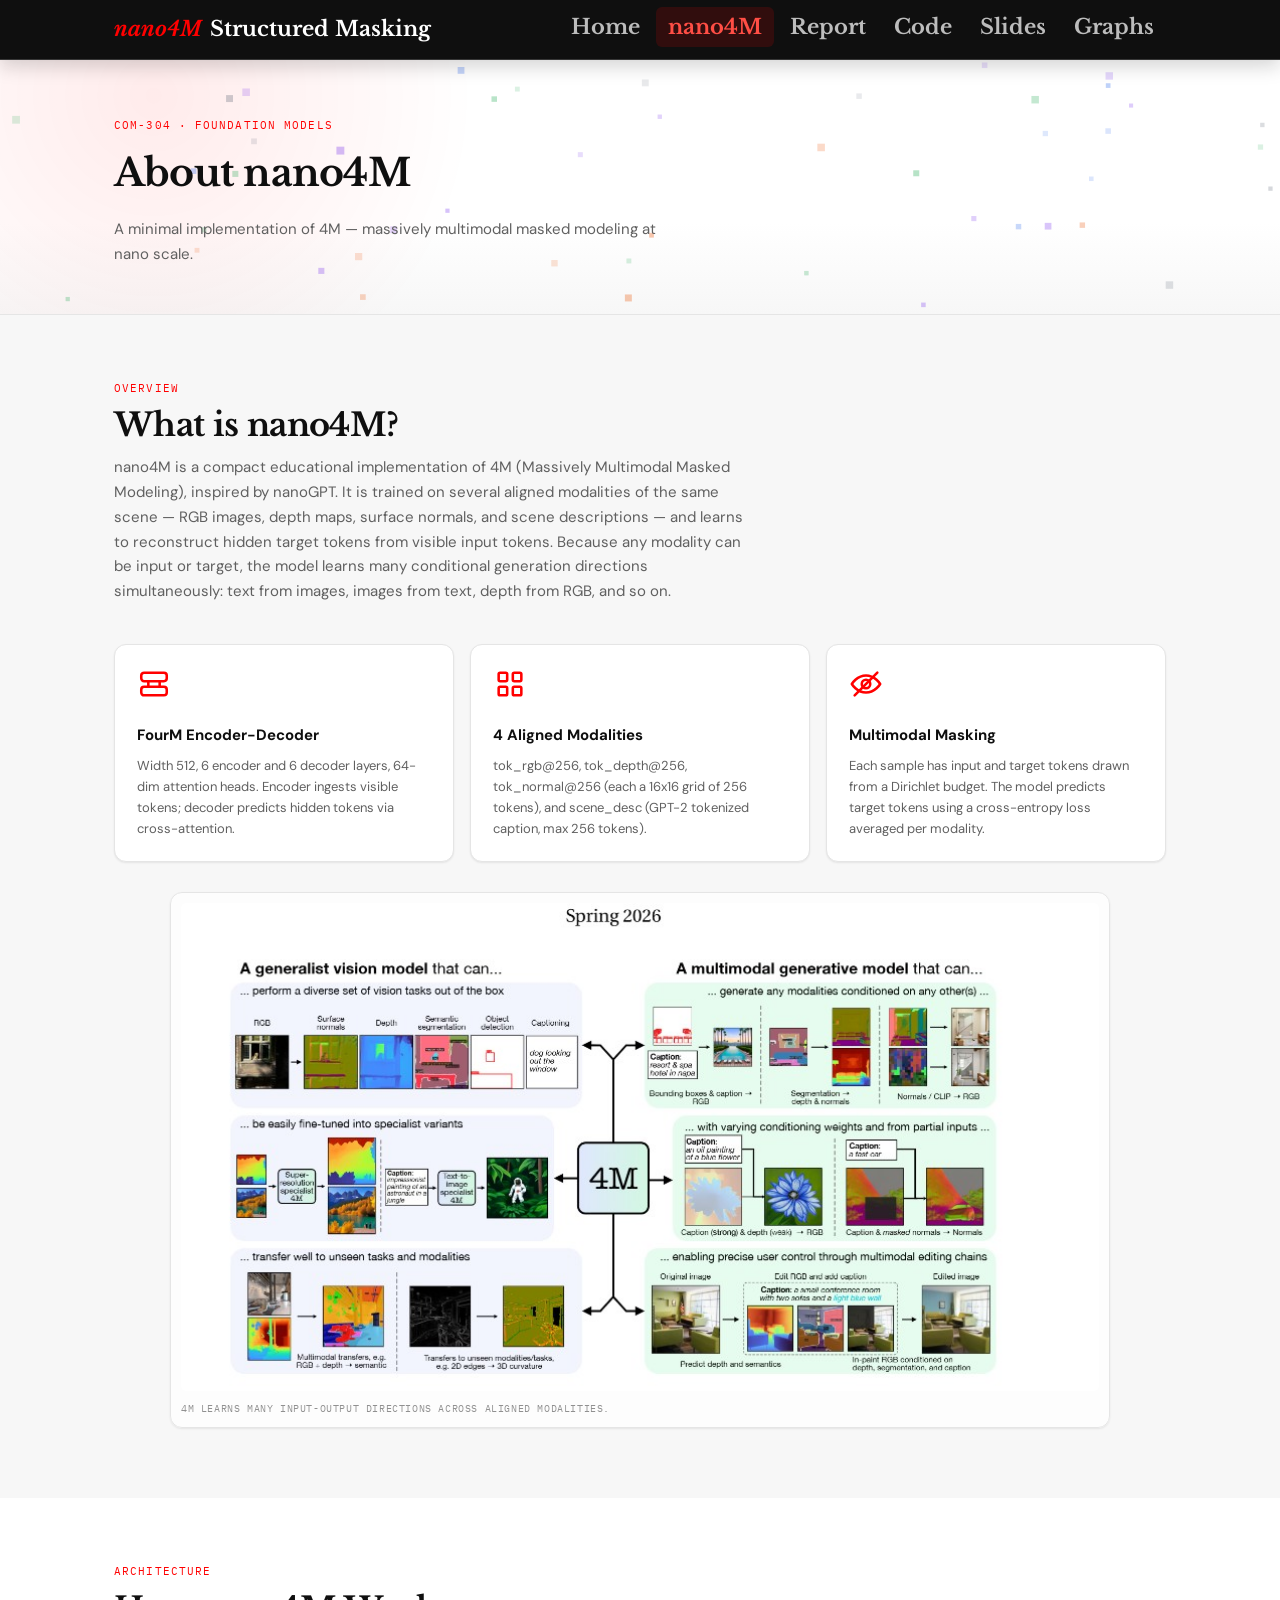
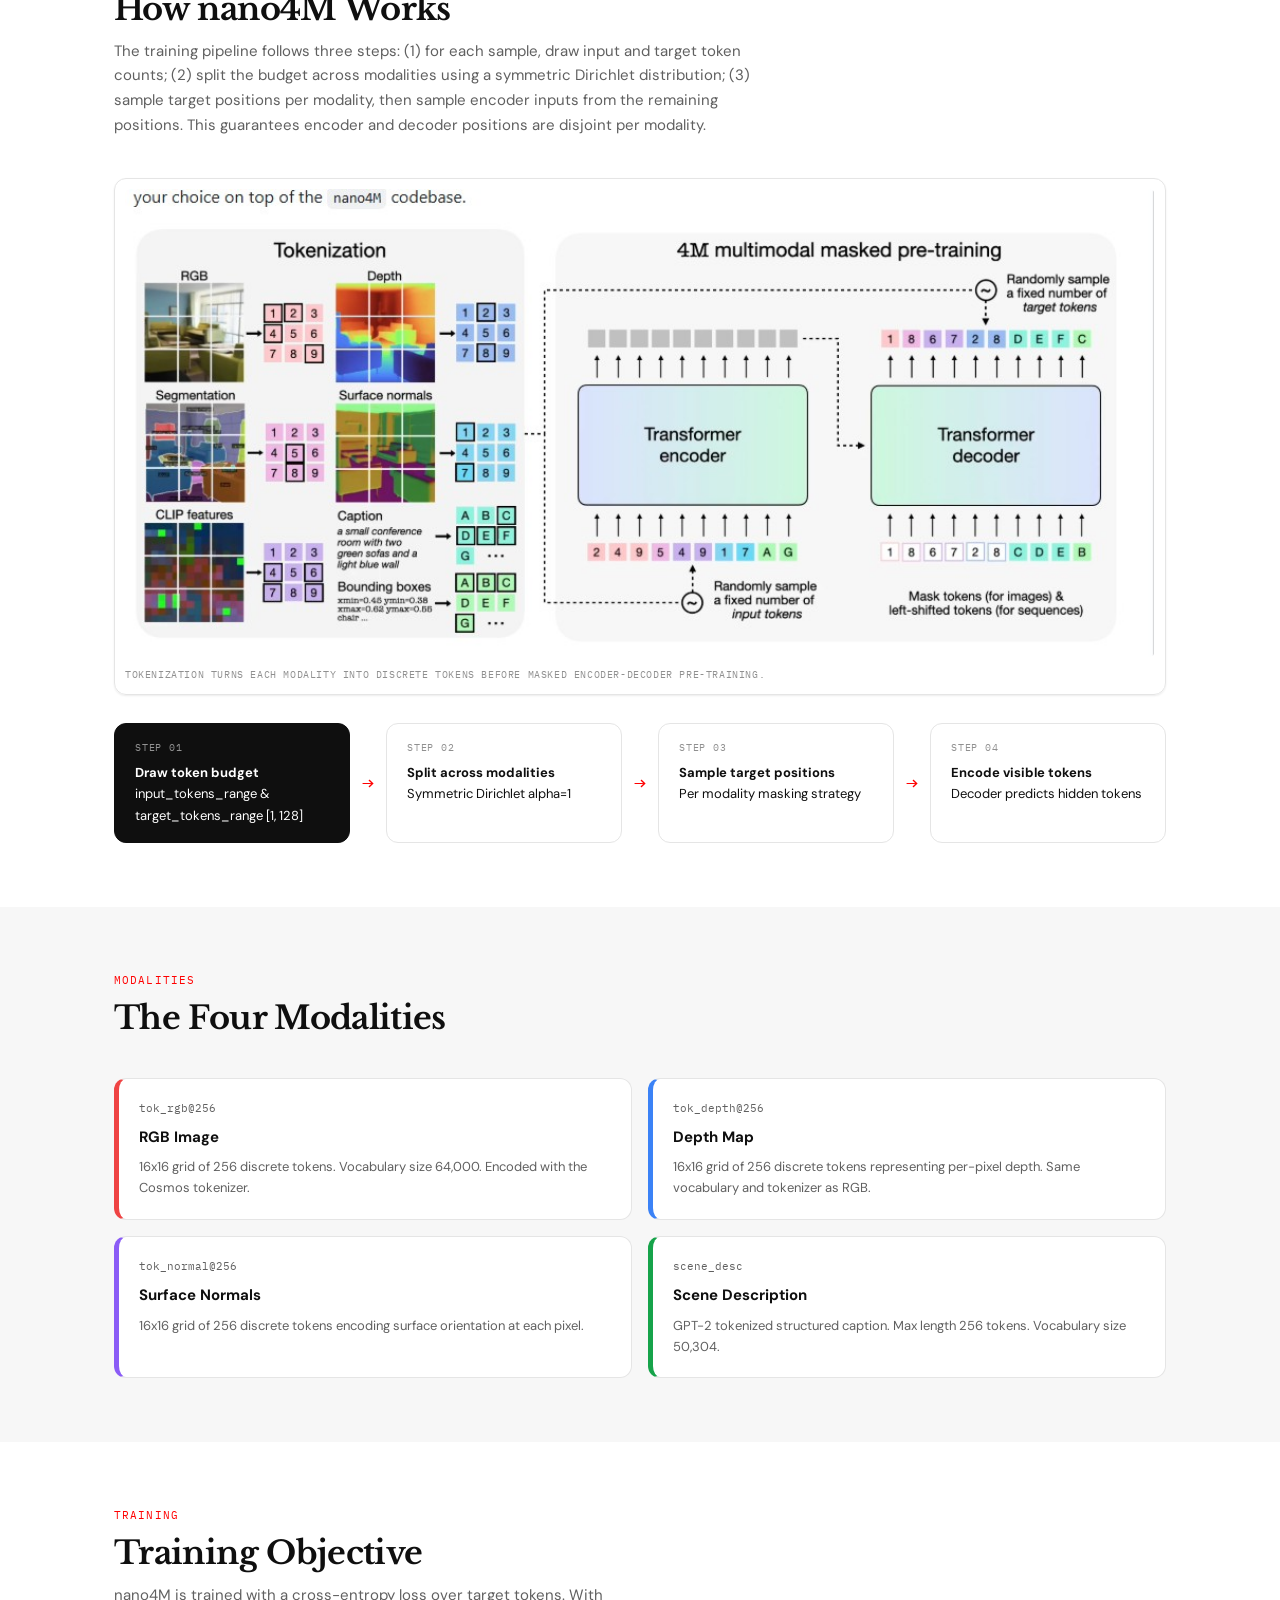
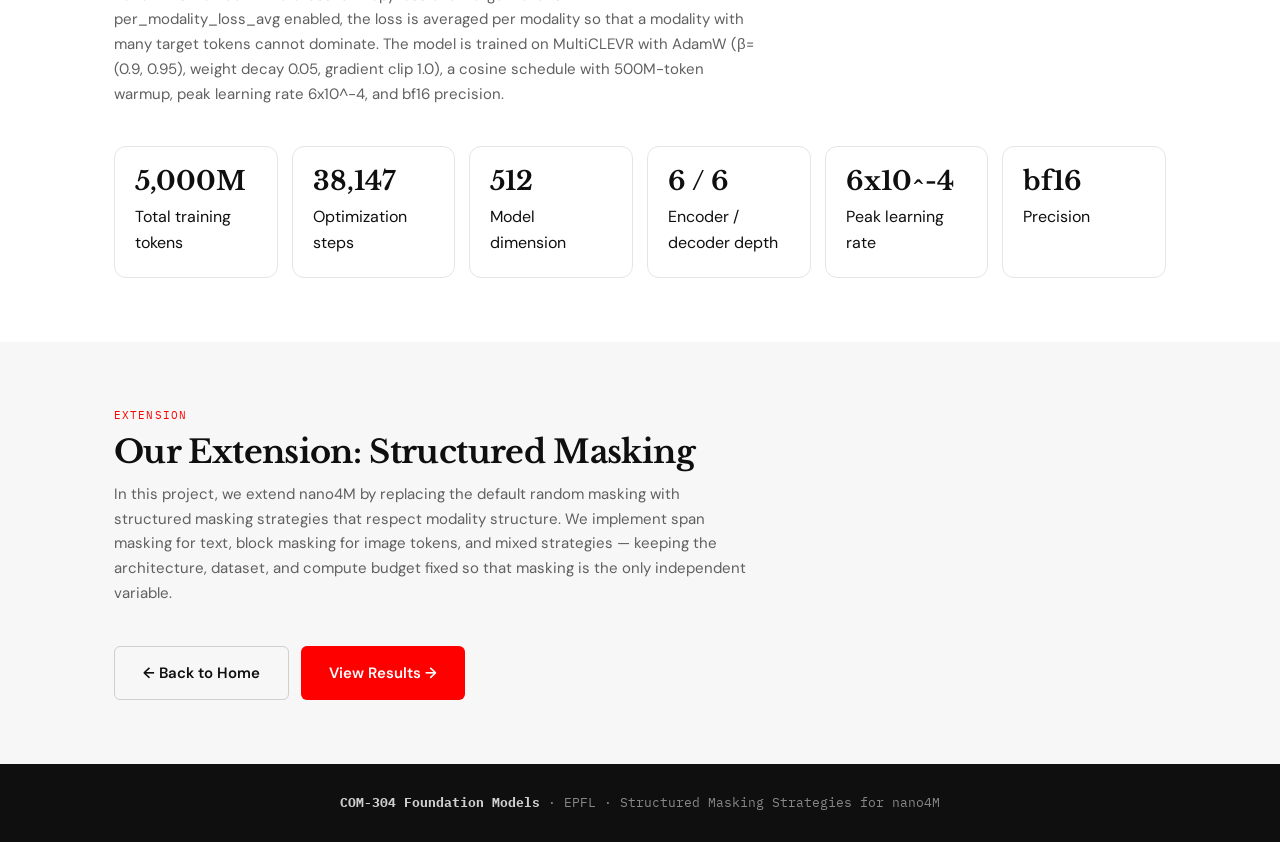
<file: nano4m.html>
<!DOCTYPE html>
<html lang="en">
<head>
  <meta charset="UTF-8">
  <meta name="viewport" content="width=device-width, initial-scale=1.0">
  <title>About nano4M - Structured Masking</title>
  <link rel="stylesheet" href="style.css?v=20260531-1">
  <style>
    .nano-card-grid {
      display: grid;
      grid-template-columns: repeat(auto-fit, minmax(220px, 1fr));
      gap: 16px;
      margin-top: 28px;
    }
    .nano-info-card {
      background: var(--bg);
      border: 1px solid var(--border);
      border-radius: var(--radius-lg);
      padding: 22px;
      box-shadow: var(--shadow-sm);
    }
    .nano-info-card svg {
      width: 34px;
      height: 34px;
      fill: none;
      stroke: var(--accent-cyan);
      stroke-width: 1.8;
      stroke-linecap: round;
      stroke-linejoin: round;
      margin-bottom: 14px;
    }
    .nano-info-card h3,
    .modality-card h3 {
      font-size: 15px;
      font-weight: 700;
      margin-bottom: 8px;
    }
    .nano-info-card p,
    .modality-card p {
      font-size: 13px;
      line-height: 1.6;
      color: var(--text-muted);
    }
    .nano-visual {
      margin: 30px 0 6px;
      border: 1px solid var(--border);
      border-radius: var(--radius-lg);
      background: rgba(255,255,255,.78);
      padding: 10px;
      box-shadow: var(--shadow-sm);
      overflow: hidden;
      opacity: 0;
      transform: translateY(12px);
      animation: nanoVisualIn .7s ease forwards;
    }
    .nano-visual img {
      display: block;
      width: 100%;
      height: auto;
      border-radius: calc(var(--radius-lg) - 6px);
    }
    .nano-visual.compact {
      max-width: 940px;
      margin-left: auto;
      margin-right: auto;
    }
    .nano-visual-caption {
      margin-top: 10px;
      font-family: var(--font-mono);
      font-size: 10px;
      letter-spacing: .06em;
      text-transform: uppercase;
      color: var(--text-light);
    }
    @keyframes nanoVisualIn {
      to {
        opacity: 1;
        transform: translateY(0);
      }
    }
    .pipeline-row {
      display: flex;
      align-items: stretch;
      gap: 12px;
      margin-top: 28px;
      flex-wrap: wrap;
    }
    .pipeline-box {
      padding: 16px 20px;
      border: 1px solid var(--border);
      border-radius: var(--radius-lg);
      font-size: 13px;
      min-width: 160px;
      flex: 1;
      background: var(--bg);
    }
    .pipeline-box.dark {
      background: var(--bg-dark);
      color: white;
      border-color: var(--bg-dark);
    }
    .pipeline-step {
      font-family: var(--font-mono);
      font-size: 10px;
      color: var(--text-light);
      text-transform: uppercase;
      letter-spacing: .08em;
      margin-bottom: 6px;
    }
    .pipeline-box.dark .pipeline-step { color: rgba(255,255,255,.55); }
    .pipeline-arrow {
      display: flex;
      align-items: center;
      color: var(--accent-cyan);
      font-family: var(--font-mono);
      font-size: 20px;
    }
    .modality-grid {
      display: grid;
      grid-template-columns: repeat(2, minmax(0, 1fr));
      gap: 16px;
      margin-top: 28px;
    }
    .modality-card {
      background: var(--bg);
      border: 1px solid var(--border);
      border-left: 5px solid var(--accent-cyan);
      border-radius: var(--radius-lg);
      padding: 20px;
    }
    .modality-code {
      font-family: var(--font-mono);
      font-size: 11px;
      color: var(--text-muted);
      margin-bottom: 8px;
    }
    .nano-stat-grid {
      display: grid;
      grid-template-columns: repeat(auto-fit, minmax(160px, 1fr));
      gap: 14px;
      margin-top: 28px;
    }
    .nano-stat-card {
      background: var(--bg);
      border: 1px solid var(--border);
      border-radius: var(--radius-lg);
      padding: 20px;
    }
    .nano-stat-card strong {
      display: block;
      font-family: var(--font-display);
      font-size: 26px;
      line-height: 1.1;
      margin-bottom: 8px;
      color: var(--text);
    }
    .nano-actions {
      display: flex;
      gap: 12px;
      flex-wrap: wrap;
      margin-top: 28px;
    }
    .btn-ghost {
      display: inline-flex;
      align-items: center;
      gap: 10px;
      color: var(--text);
      background: transparent;
      border: 1px solid var(--border-dark);
      padding: 14px 28px;
      border-radius: var(--radius);
      font-weight: 600;
      font-size: 15px;
      transition: background .2s, transform .2s;
    }
    .btn-ghost:hover {
      background: var(--bg);
      transform: translateY(-1px);
    }
    @media (max-width: 760px) {
      .pipeline-row { flex-direction: column; }
      .pipeline-arrow { justify-content: center; transform: rotate(90deg); }
      .modality-grid { grid-template-columns: 1fr; }
    }
  </style>
</head>
<body>

<nav>
  <div class="nav-inner">
    <a href="index.html" class="nav-brand"><span>nano4M</span> Structured Masking</a>
    <button id="nav-toggle" class="nav-toggle" aria-label="Toggle menu">
      <svg width="20" height="20" viewBox="0 0 24 24" fill="none" stroke="currentColor" stroke-width="2">
        <line x1="3" y1="6" x2="21" y2="6"/><line x1="3" y1="12" x2="21" y2="12"/><line x1="3" y1="18" x2="21" y2="18"/>
      </svg>
    </button>
    <ul class="nav-links" id="nav-links">
      <li><a href="index.html">Home</a></li>
      <li><a href="nano4m.html" class="active">nano4M</a></li>
      <li><a href="report.html">Report</a></li>
      <li><a href="code.html">Code</a></li>
      <li><a href="slides.html">Slides</a></li>
      <li><a href="graphs.html">Graphs</a></li>
    </ul>
  </div>
</nav>

<div class="page-hero">
  <div class="container">
    <div class="section-tag">COM-304 &middot; Foundation Models</div>
    <h1>About nano4M</h1>
    <p>A minimal implementation of 4M &mdash; massively multimodal masked modeling at nano scale.</p>
  </div>
</div>

<section class="alt">
  <div class="container">
    <div class="section-header">
      <div class="section-tag">Overview</div>
      <h2>What is nano4M?</h2>
      <p>nano4M is a compact educational implementation of 4M (Massively Multimodal Masked Modeling), inspired by nanoGPT. It is trained on several aligned modalities of the same scene &mdash; RGB images, depth maps, surface normals, and scene descriptions &mdash; and learns to reconstruct hidden target tokens from visible input tokens. Because any modality can be input or target, the model learns many conditional generation directions simultaneously: text from images, images from text, depth from RGB, and so on.</p>
    </div>

    <div class="nano-card-grid">
      <article class="nano-info-card">
        <svg viewBox="0 0 24 24" aria-hidden="true"><rect x="3" y="4" width="18" height="6" rx="2"/><rect x="3" y="14" width="18" height="6" rx="2"/><path d="M8 10v4M16 10v4"/></svg>
        <h3>FourM Encoder-Decoder</h3>
        <p>Width 512, 6 encoder and 6 decoder layers, 64-dim attention heads. Encoder ingests visible tokens; decoder predicts hidden tokens via cross-attention.</p>
      </article>
      <article class="nano-info-card">
        <svg viewBox="0 0 24 24" aria-hidden="true"><rect x="4" y="4" width="6" height="6" rx="1"/><rect x="14" y="4" width="6" height="6" rx="1"/><rect x="4" y="14" width="6" height="6" rx="1"/><rect x="14" y="14" width="6" height="6" rx="1"/></svg>
        <h3>4 Aligned Modalities</h3>
        <p>tok_rgb@256, tok_depth@256, tok_normal@256 (each a 16x16 grid of 256 tokens), and scene_desc (GPT-2 tokenized caption, max 256 tokens).</p>
      </article>
      <article class="nano-info-card">
        <svg viewBox="0 0 24 24" aria-hidden="true"><path d="M2 12s3.5-6 10-6 10 6 10 6-3.5 6-10 6-10-6-10-6z"/><circle cx="12" cy="12" r="3"/><path d="M4 20 20 4"/></svg>
        <h3>Multimodal Masking</h3>
        <p>Each sample has input and target tokens drawn from a Dirichlet budget. The model predicts target tokens using a cross-entropy loss averaged per modality.</p>
      </article>
    </div>

    <figure class="nano-visual compact">
      <img src="image/nano4m-overview.jpg" alt="4M overview showing generalist vision and multimodal generative capabilities">
      <figcaption class="nano-visual-caption">4M learns many input-output directions across aligned modalities.</figcaption>
    </figure>
  </div>
</section>

<section>
  <div class="container">
    <div class="section-header">
      <div class="section-tag">Architecture</div>
      <h2>How nano4M Works</h2>
      <p>The training pipeline follows three steps: (1) for each sample, draw input and target token counts; (2) split the budget across modalities using a symmetric Dirichlet distribution; (3) sample target positions per modality, then sample encoder inputs from the remaining positions. This guarantees encoder and decoder positions are disjoint per modality.</p>
    </div>

    <figure class="nano-visual">
      <img src="image/nano4m-pipeline.jpg" alt="Tokenization and 4M multimodal masked pre-training pipeline">
      <figcaption class="nano-visual-caption">Tokenization turns each modality into discrete tokens before masked encoder-decoder pre-training.</figcaption>
    </figure>

    <div class="pipeline-row">
      <div class="pipeline-box dark">
        <div class="pipeline-step">Step 01</div>
        <strong>Draw token budget</strong><br>
        input_tokens_range &amp; target_tokens_range [1, 128]
      </div>
      <div class="pipeline-arrow">&rarr;</div>
      <div class="pipeline-box">
        <div class="pipeline-step">Step 02</div>
        <strong>Split across modalities</strong><br>
        Symmetric Dirichlet alpha=1
      </div>
      <div class="pipeline-arrow">&rarr;</div>
      <div class="pipeline-box">
        <div class="pipeline-step">Step 03</div>
        <strong>Sample target positions</strong><br>
        Per modality masking strategy
      </div>
      <div class="pipeline-arrow">&rarr;</div>
      <div class="pipeline-box">
        <div class="pipeline-step">Step 04</div>
        <strong>Encode visible tokens</strong><br>
        Decoder predicts hidden tokens
      </div>
    </div>
  </div>
</section>

<section class="alt">
  <div class="container">
    <div class="section-header">
      <div class="section-tag">Modalities</div>
      <h2>The Four Modalities</h2>
    </div>

    <div class="modality-grid">
      <article class="modality-card" style="border-left-color:#ef4444">
        <div class="modality-code">tok_rgb@256</div>
        <h3>RGB Image</h3>
        <p>16x16 grid of 256 discrete tokens. Vocabulary size 64,000. Encoded with the Cosmos tokenizer.</p>
      </article>
      <article class="modality-card" style="border-left-color:#3b82f6">
        <div class="modality-code">tok_depth@256</div>
        <h3>Depth Map</h3>
        <p>16x16 grid of 256 discrete tokens representing per-pixel depth. Same vocabulary and tokenizer as RGB.</p>
      </article>
      <article class="modality-card" style="border-left-color:#8b5cf6">
        <div class="modality-code">tok_normal@256</div>
        <h3>Surface Normals</h3>
        <p>16x16 grid of 256 discrete tokens encoding surface orientation at each pixel.</p>
      </article>
      <article class="modality-card" style="border-left-color:#16a34a">
        <div class="modality-code">scene_desc</div>
        <h3>Scene Description</h3>
        <p>GPT-2 tokenized structured caption. Max length 256 tokens. Vocabulary size 50,304.</p>
      </article>
    </div>
  </div>
</section>

<section>
  <div class="container">
    <div class="section-header">
      <div class="section-tag">Training</div>
      <h2>Training Objective</h2>
      <p>nano4M is trained with a cross-entropy loss over target tokens. With per_modality_loss_avg enabled, the loss is averaged per modality so that a modality with many target tokens cannot dominate. The model is trained on MultiCLEVR with AdamW (&beta;=(0.9, 0.95), weight decay 0.05, gradient clip 1.0), a cosine schedule with 500M-token warmup, peak learning rate 6x10^-4, and bf16 precision.</p>
    </div>

    <div class="nano-stat-grid">
      <div class="nano-stat-card"><strong>5,000M</strong><span>Total training tokens</span></div>
      <div class="nano-stat-card"><strong>38,147</strong><span>Optimization steps</span></div>
      <div class="nano-stat-card"><strong>512</strong><span>Model dimension</span></div>
      <div class="nano-stat-card"><strong>6 / 6</strong><span>Encoder / decoder depth</span></div>
      <div class="nano-stat-card"><strong>6x10^-4</strong><span>Peak learning rate</span></div>
      <div class="nano-stat-card"><strong>bf16</strong><span>Precision</span></div>
    </div>
  </div>
</section>

<section class="alt">
  <div class="container">
    <div class="section-header">
      <div class="section-tag">Extension</div>
      <h2>Our Extension: Structured Masking</h2>
      <p>In this project, we extend nano4M by replacing the default random masking with structured masking strategies that respect modality structure. We implement span masking for text, block masking for image tokens, and mixed strategies &mdash; keeping the architecture, dataset, and compute budget fixed so that masking is the only independent variable.</p>
    </div>

    <div class="nano-actions">
      <a href="index.html" class="btn-ghost">&larr; Back to Home</a>
      <a href="graphs.html" class="btn-download">View Results &rarr;</a>
    </div>
  </div>
</section>

<footer>
  <strong>COM-304 Foundation Models</strong> &middot; EPFL &middot; Structured Masking Strategies for nano4M
</footer>

<script src="script.js?v=20260531-1"></script>
</body>
</html>
</file>
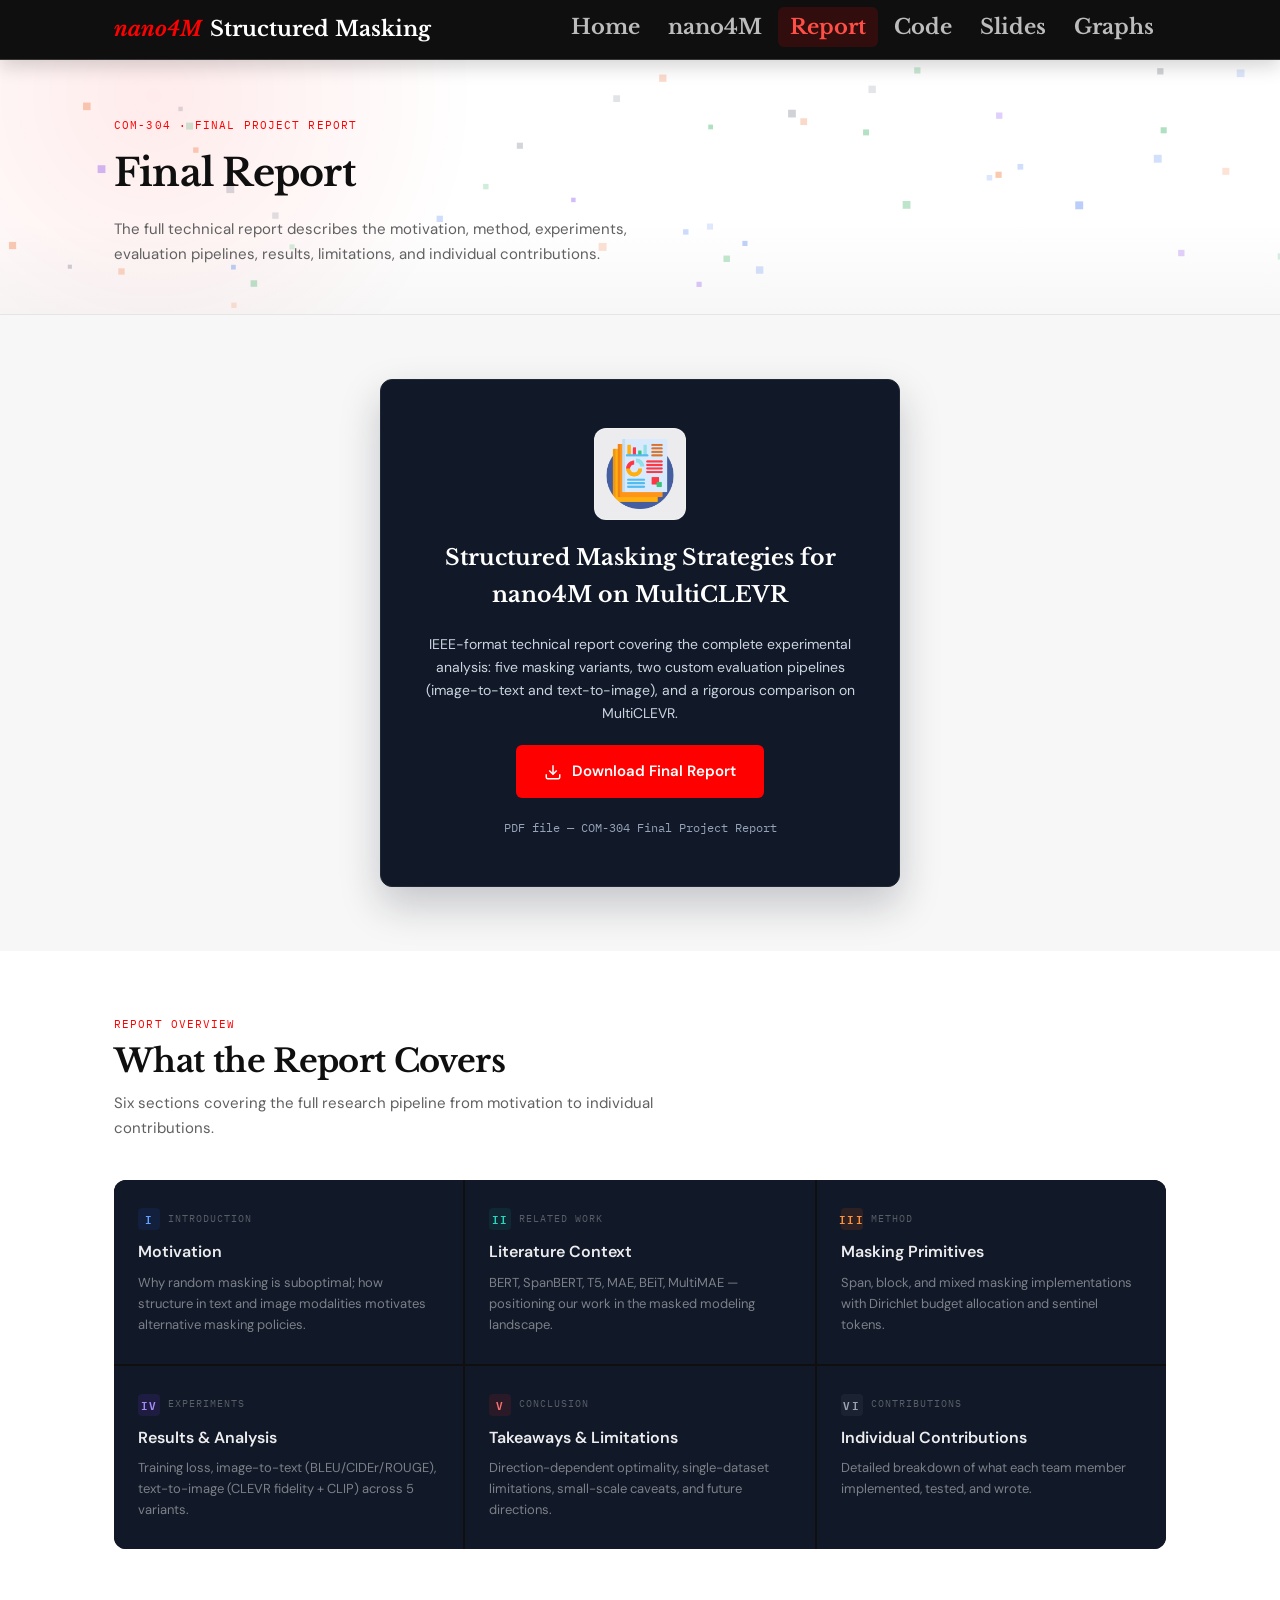
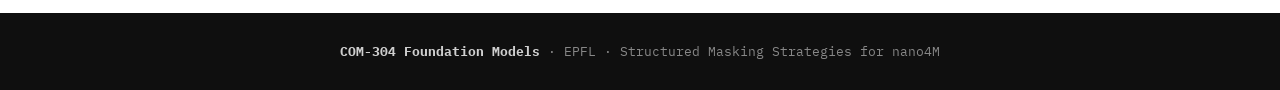
<file: report.html>
﻿<!DOCTYPE html>
<html lang="en">
<head>
  <meta charset="UTF-8">
  <meta name="viewport" content="width=device-width, initial-scale=1.0">
  <title>Report — nano4M Structured Masking</title>
  <link rel="stylesheet" href="style.css?v=20260531-1">
  <style>
    .dark-grid {
      display: grid;
      grid-template-columns: repeat(auto-fit, minmax(280px, 1fr));
      gap: 2px;
      background: var(--bg-dark);
      border-radius: var(--radius-lg);
      overflow: hidden;
    }
    .dark-card {
      background: #111827;
      padding: 28px 24px;
      position: relative;
      transition: background 0.2s;
      cursor: default;
    }
    .dark-card:hover { background: #1a2535; }
    .dark-card-num {
      font-family: var(--font-mono);
      font-size: 11px;
      letter-spacing: 0.12em;
      margin-bottom: 12px;
      display: flex;
      align-items: center;
      gap: 8px;
    }
    .dark-card-num-badge {
      display: inline-flex;
      align-items: center;
      justify-content: center;
      width: 22px; height: 22px;
      border-radius: 4px;
      font-size: 11px;
      font-weight: 600;
      font-family: var(--font-mono);
    }
    .dark-card-section {
      font-size: 10px;
      text-transform: uppercase;
      letter-spacing: 0.1em;
      color: rgba(255,255,255,0.3);
    }
    .dark-card-title {
      font-size: 16px;
      font-weight: 600;
      color: rgba(255,255,255,0.92);
      margin-bottom: 10px;
      line-height: 1.3;
    }
    .dark-card-desc {
      font-size: 13px;
      color: rgba(255,255,255,0.45);
      line-height: 1.6;
    }
    .dark-card::after {
      content: '';
      position: absolute;
      bottom: 0; left: 0; right: 0;
      height: 2px;
      opacity: 0;
      transition: opacity 0.2s;
    }
    .dark-card:hover::after { opacity: 1; }
    .dc-blue .dark-card-num-badge  { background: #1d4ed820; color: #60a5fa; }
    .dc-teal .dark-card-num-badge  { background: #0d948820; color: #2dd4bf; }
    .dc-orange .dark-card-num-badge { background: #ea580c20; color: #fb923c; }
    .dc-purple .dark-card-num-badge { background: #7c3aed20; color: #a78bfa; }
    .dc-red .dark-card-num-badge   { background: #dc262620; color: #f87171; }
    .dc-gray .dark-card-num-badge  { background: #6b728020; color: #9ca3af; }
    .dc-blue::after  { background: #2563eb; }
    .dc-teal::after  { background: #0d9488; }
    .dc-orange::after { background: #ea580c; }
    .dc-purple::after { background: #7c3aed; }
    .dc-red::after   { background: #dc2626; }
    .dc-gray::after  { background: #6b7280; }
    .dc-blue:hover .dark-card-title  { color: #93c5fd; }
    .dc-teal:hover .dark-card-title  { color: #5eead4; }
    .dc-orange:hover .dark-card-title { color: #fdba74; }
    .dc-purple:hover .dark-card-title { color: #c4b5fd; }
    .dc-red:hover .dark-card-title   { color: #fca5a5; }
    .dc-gray:hover .dark-card-title  { color: #d1d5db; }
    .dc-blue:hover .dark-card-desc   { color: rgba(147,197,253,0.6); }
    .dc-teal:hover .dark-card-desc   { color: rgba(94,234,212,0.6); }
    .dc-orange:hover .dark-card-desc  { color: rgba(253,186,116,0.6); }
    .dc-purple:hover .dark-card-desc  { color: rgba(196,181,253,0.6); }
    .dc-red:hover .dark-card-desc    { color: rgba(252,165,165,0.6); }
    .dc-gray:hover .dark-card-desc   { color: rgba(209,213,219,0.6); }
  </style>
</head>
<body>

<nav>
  <div class="nav-inner">
    <a href="index.html" class="nav-brand"><span>nano4M</span> Structured Masking</a>
    <button id="nav-toggle" class="nav-toggle" aria-label="Toggle menu">
      <svg width="20" height="20" viewBox="0 0 24 24" fill="none" stroke="currentColor" stroke-width="2">
        <line x1="3" y1="6" x2="21" y2="6"/><line x1="3" y1="12" x2="21" y2="12"/><line x1="3" y1="18" x2="21" y2="18"/>
      </svg>
    </button>
    <ul class="nav-links" id="nav-links">
      <li><a href="index.html">Home</a></li>
      <li><a href="nano4m.html">nano4M</a></li>
      <li><a href="report.html" class="active">Report</a></li>
      <li><a href="code.html">Code</a></li>
      <li><a href="slides.html">Slides</a></li>
      <li><a href="graphs.html">Graphs</a></li>
    </ul>
  </div>
</nav>

<div class="page-hero">
  <div class="container">
    <div class="section-tag">COM-304 &middot; Final Project Report</div>
    <h1>Final Report</h1>
    <p>The full technical report describes the motivation, method, experiments, evaluation pipelines, results, limitations, and individual contributions.</p>
  </div>
</div>

<!-- Download -->
<section class="alt">
  <div class="container">
    <div class="download-card">
      <div class="download-icon image-logo">
        <img src="image/logo-rapport.png" alt="Report logo">
      </div>
      <h2>Structured Masking Strategies for nano4M on MultiCLEVR</h2>
      <p>IEEE-format technical report covering the complete experimental analysis: five masking variants, two custom evaluation pipelines (image-to-text and text-to-image), and a rigorous comparison on MultiCLEVR.</p>
      <a href="final_report_IA.pdf" download class="btn-download">
        <svg width="18" height="18" viewBox="0 0 24 24" fill="none" stroke="currentColor" stroke-width="2">
          <path d="M21 15v4a2 2 0 0 1-2 2H5a2 2 0 0 1-2-2v-4"/>
          <polyline points="7 10 12 15 17 10"/>
          <line x1="12" y1="15" x2="12" y2="3"/>
        </svg>
        Download Final Report
      </a>
      <span class="download-note">PDF file &mdash; COM-304 Final Project Report</span>
    </div>
  </div>
</section>

<!-- Dark grid sections -->
<section>
  <div class="container">
    <div class="section-header">
      <div class="section-tag">Report overview</div>
      <h2>What the Report Covers</h2>
      <p>Six sections covering the full research pipeline from motivation to individual contributions.</p>
    </div>

    <div class="dark-grid">

      <div class="dark-card dc-blue">
        <div class="dark-card-num">
          <span class="dark-card-num-badge">I</span>
          <span class="dark-card-section">Introduction</span>
        </div>
        <div class="dark-card-title">Motivation</div>
        <div class="dark-card-desc">Why random masking is suboptimal; how structure in text and image modalities motivates alternative masking policies.</div>
      </div>

      <div class="dark-card dc-teal">
        <div class="dark-card-num">
          <span class="dark-card-num-badge">II</span>
          <span class="dark-card-section">Related Work</span>
        </div>
        <div class="dark-card-title">Literature Context</div>
        <div class="dark-card-desc">BERT, SpanBERT, T5, MAE, BEiT, MultiMAE — positioning our work in the masked modeling landscape.</div>
      </div>

      <div class="dark-card dc-orange">
        <div class="dark-card-num">
          <span class="dark-card-num-badge">III</span>
          <span class="dark-card-section">Method</span>
        </div>
        <div class="dark-card-title">Masking Primitives</div>
        <div class="dark-card-desc">Span, block, and mixed masking implementations with Dirichlet budget allocation and sentinel tokens.</div>
      </div>

      <div class="dark-card dc-purple">
        <div class="dark-card-num">
          <span class="dark-card-num-badge">IV</span>
          <span class="dark-card-section">Experiments</span>
        </div>
        <div class="dark-card-title">Results &amp; Analysis</div>
        <div class="dark-card-desc">Training loss, image-to-text (BLEU/CIDEr/ROUGE), text-to-image (CLEVR fidelity + CLIP) across 5 variants.</div>
      </div>

      <div class="dark-card dc-red">
        <div class="dark-card-num">
          <span class="dark-card-num-badge">V</span>
          <span class="dark-card-section">Conclusion</span>
        </div>
        <div class="dark-card-title">Takeaways &amp; Limitations</div>
        <div class="dark-card-desc">Direction-dependent optimality, single-dataset limitations, small-scale caveats, and future directions.</div>
      </div>

      <div class="dark-card dc-gray">
        <div class="dark-card-num">
          <span class="dark-card-num-badge">VI</span>
          <span class="dark-card-section">Contributions</span>
        </div>
        <div class="dark-card-title">Individual Contributions</div>
        <div class="dark-card-desc">Detailed breakdown of what each team member implemented, tested, and wrote.</div>
      </div>

    </div>
  </div>
</section>

<footer>
  <strong>COM-304 Foundation Models</strong> &middot; EPFL &middot; Structured Masking Strategies for nano4M
</footer>

<script src="script.js?v=20260531-1"></script>
</body>
</html>
</file>
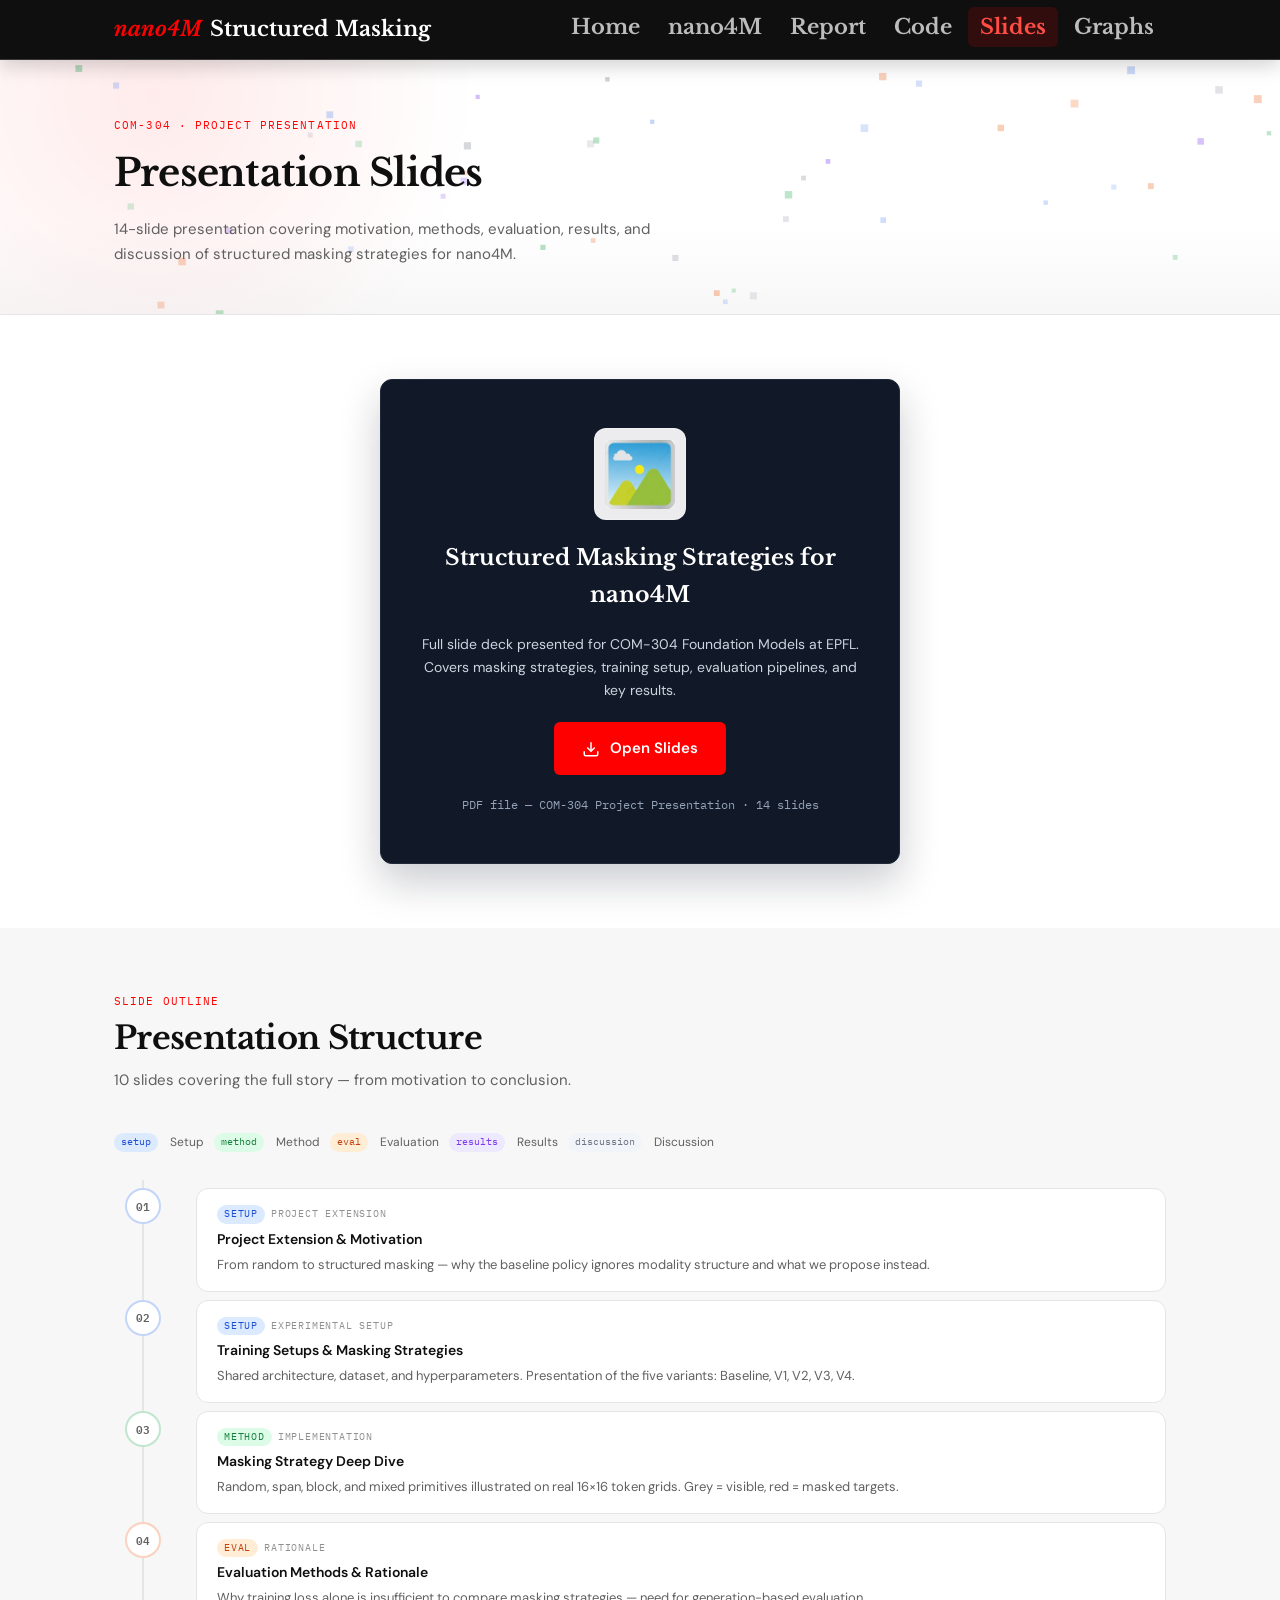
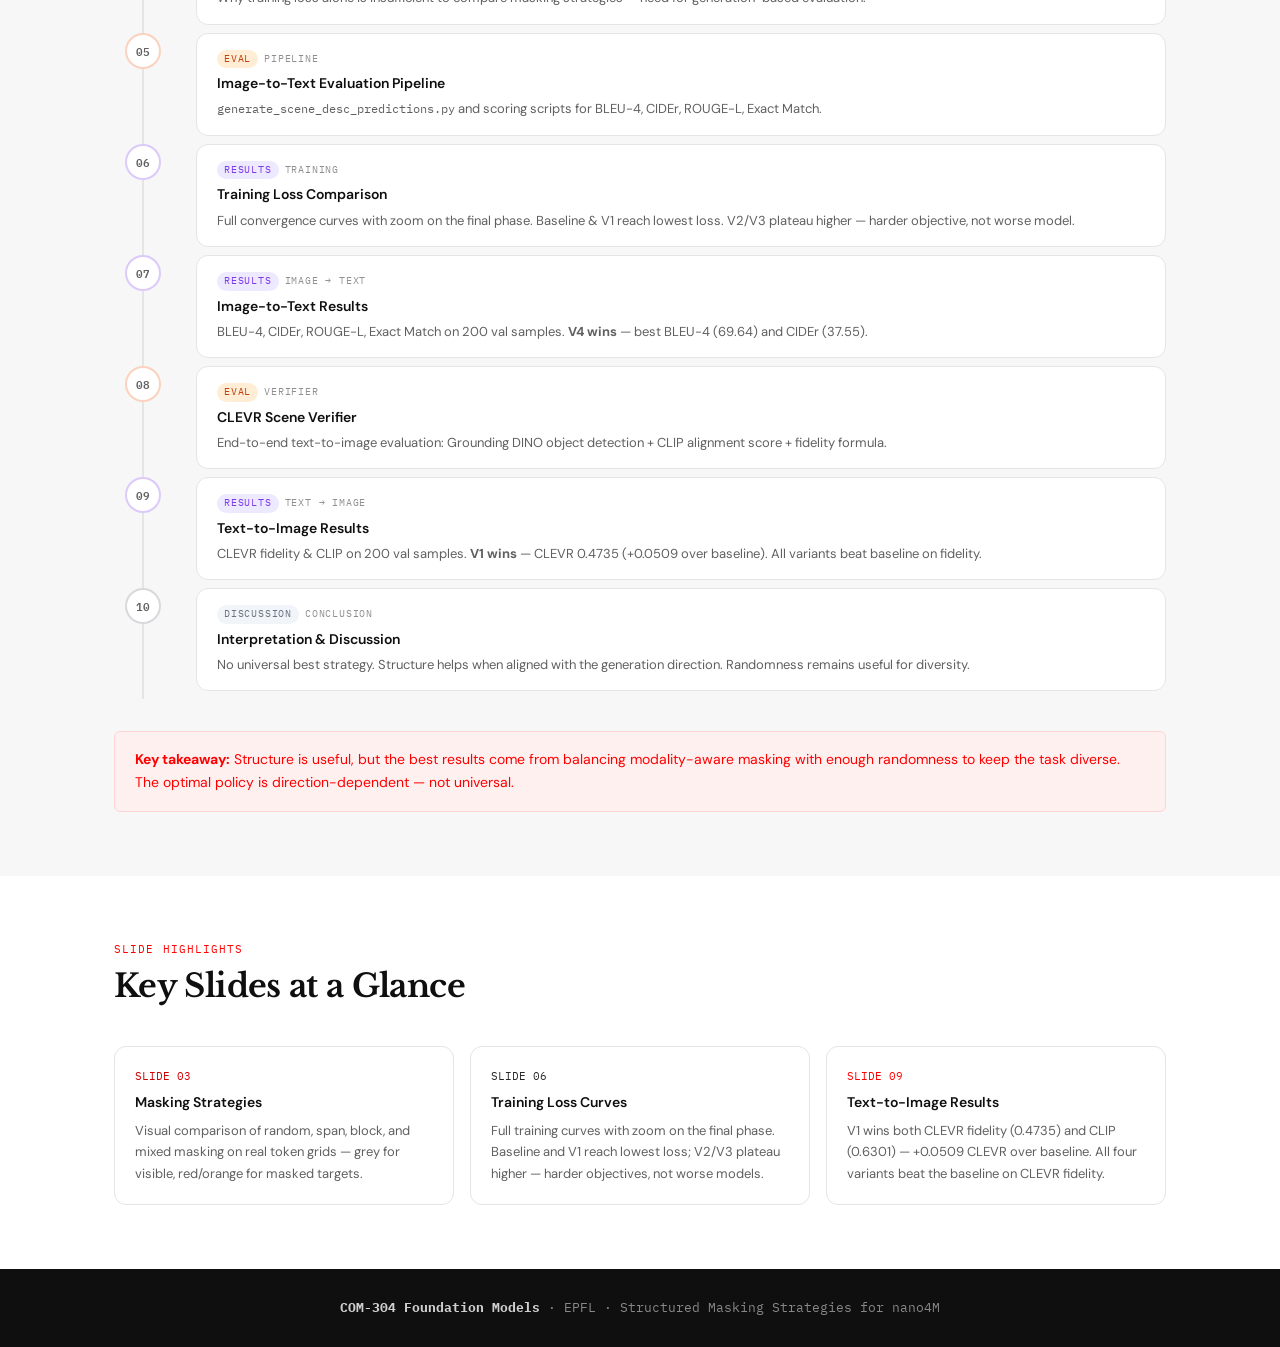
<file: slides.html>
﻿<!DOCTYPE html>
<html lang="en">
<head>
  <meta charset="UTF-8">
  <meta name="viewport" content="width=device-width, initial-scale=1.0">
  <title>Slides — nano4M Structured Masking</title>
  <link rel="stylesheet" href="style.css?v=20260531-1">
  <style>
    .timeline {
      position: relative;
      padding: 8px 0;
    }
    .timeline::before {
      content: '';
      position: absolute;
      left: 28px;
      top: 0;
      bottom: 0;
      width: 2px;
      background: var(--border);
    }
    .tl-item {
      display: flex;
      gap: 24px;
      align-items: flex-start;
      margin-bottom: 8px;
      position: relative;
    }
    .tl-item:last-child { margin-bottom: 0; }
    .tl-num {
      width: 58px;
      flex-shrink: 0;
      display: flex;
      flex-direction: column;
      align-items: center;
      gap: 0;
      position: relative;
      z-index: 1;
    }
    .tl-circle {
      width: 36px;
      height: 36px;
      border-radius: 50%;
      background: var(--bg);
      border: 2px solid var(--border);
      display: flex;
      align-items: center;
      justify-content: center;
      font-family: var(--font-mono);
      font-size: 11px;
      font-weight: 600;
      color: var(--text-muted);
      transition: border-color 0.2s, color 0.2s, background 0.2s;
      flex-shrink: 0;
    }
    .tl-item:hover .tl-circle {
      border-color: var(--text);
      color: var(--text);
      background: var(--bg-alt);
    }
    .tl-card {
      flex: 1;
      background: var(--bg);
      border: 1px solid var(--border);
      border-radius: var(--radius-lg);
      padding: 16px 20px;
      transition: box-shadow 0.2s, border-color 0.2s, transform 0.2s;
      margin-bottom: 0;
    }
    .tl-item:hover .tl-card {
      box-shadow: var(--shadow-md);
      border-color: var(--border-dark);
      transform: translateX(3px);
    }
    .tl-tag {
      font-family: var(--font-mono);
      font-size: 10px;
      text-transform: uppercase;
      letter-spacing: 0.08em;
      color: var(--text-light);
      margin-bottom: 4px;
    }
    .tl-title {
      font-size: 14px;
      font-weight: 600;
      color: var(--text);
      margin-bottom: 4px;
    }
    .tl-desc {
      font-size: 13px;
      color: var(--text-muted);
      line-height: 1.5;
    }
    .tl-connector {
      width: 2px;
      height: 8px;
      background: var(--border);
      margin: 0 auto;
    }

    /* category accent colors */
    .tl-item[data-cat="setup"] .tl-circle { border-color: #2563eb44; }
    .tl-item[data-cat="setup"]:hover .tl-circle { border-color: #2563eb; color: #2563eb; background: #dbeafe; }
    .tl-item[data-cat="method"] .tl-circle { border-color: #16a34a44; }
    .tl-item[data-cat="method"]:hover .tl-circle { border-color: #16a34a; color: #16a34a; background: #dcfce7; }
    .tl-item[data-cat="eval"] .tl-circle { border-color: #ea580c44; }
    .tl-item[data-cat="eval"]:hover .tl-circle { border-color: #ea580c; color: #ea580c; background: #ffedd5; }
    .tl-item[data-cat="results"] .tl-circle { border-color: #7c3aed44; }
    .tl-item[data-cat="results"]:hover .tl-circle { border-color: #7c3aed; color: #7c3aed; background: #ede9fe; }
    .tl-item[data-cat="discussion"] .tl-circle { border-color: #6b728044; }
    .tl-item[data-cat="discussion"]:hover .tl-circle { border-color: #6b7280; color: #6b7280; background: #f1f5f9; }

    .cat-badge {
      display: inline-block;
      font-size: 10px;
      font-family: var(--font-mono);
      padding: 1px 7px;
      border-radius: 100px;
      margin-right: 6px;
      vertical-align: middle;
    }
  </style>
</head>
<body>

<nav>
  <div class="nav-inner">
    <a href="index.html" class="nav-brand"><span>nano4M</span> Structured Masking</a>
    <button id="nav-toggle" class="nav-toggle" aria-label="Toggle menu">
      <svg width="20" height="20" viewBox="0 0 24 24" fill="none" stroke="currentColor" stroke-width="2">
        <line x1="3" y1="6" x2="21" y2="6"/><line x1="3" y1="12" x2="21" y2="12"/><line x1="3" y1="18" x2="21" y2="18"/>
      </svg>
    </button>
    <ul class="nav-links" id="nav-links">
      <li><a href="index.html">Home</a></li>
      <li><a href="nano4m.html">nano4M</a></li>
      <li><a href="report.html">Report</a></li>
      <li><a href="code.html">Code</a></li>
      <li><a href="slides.html" class="active">Slides</a></li>
      <li><a href="graphs.html">Graphs</a></li>
    </ul>
  </div>
</nav>

<div class="page-hero">
  <div class="container">
    <div class="section-tag">COM-304 &middot; Project Presentation</div>
    <h1>Presentation Slides</h1>
    <p>14-slide presentation covering motivation, methods, evaluation, results, and discussion of structured masking strategies for nano4M.</p>
  </div>
</div>

<!-- Download -->
<section>
  <div class="container">
    <div class="download-card">
      <div class="download-icon image-logo">
        <img src="image/logo-galerie.jpg" alt="Slides logo">
      </div>
      <h2>Structured Masking Strategies for nano4M</h2>
      <p>Full slide deck presented for COM-304 Foundation Models at EPFL. Covers masking strategies, training setup, evaluation pipelines, and key results.</p>
      <a href="Presentation.pdf" target="_blank" class="btn-download">
        <svg width="18" height="18" viewBox="0 0 24 24" fill="none" stroke="currentColor" stroke-width="2">
          <path d="M21 15v4a2 2 0 0 1-2 2H5a2 2 0 0 1-2-2v-4"/>
          <polyline points="7 10 12 15 17 10"/>
          <line x1="12" y1="15" x2="12" y2="3"/>
        </svg>
        Open Slides
      </a>
      <span class="download-note">PDF file &mdash; COM-304 Project Presentation &middot; 14 slides</span>
    </div>
  </div>
</section>

<!-- Timeline -->
<section class="alt">
  <div class="container">
    <div class="section-header">
      <div class="section-tag">Slide outline</div>
      <h2>Presentation Structure</h2>
      <p>10 slides covering the full story — from motivation to conclusion.</p>
    </div>

    <!-- Legend -->
    <div style="display:flex;flex-wrap:wrap;gap:10px;margin-bottom:28px;">
      <span style="display:inline-flex;align-items:center;gap:6px;font-size:12px;color:var(--text-muted)">
        <span class="cat-badge" style="background:#dbeafe;color:#1d4ed8">setup</span> Setup
      </span>
      <span style="display:inline-flex;align-items:center;gap:6px;font-size:12px;color:var(--text-muted)">
        <span class="cat-badge" style="background:#dcfce7;color:#15803d">method</span> Method
      </span>
      <span style="display:inline-flex;align-items:center;gap:6px;font-size:12px;color:var(--text-muted)">
        <span class="cat-badge" style="background:#ffedd5;color:#c2410c">eval</span> Evaluation
      </span>
      <span style="display:inline-flex;align-items:center;gap:6px;font-size:12px;color:var(--text-muted)">
        <span class="cat-badge" style="background:#ede9fe;color:#7c3aed">results</span> Results
      </span>
      <span style="display:inline-flex;align-items:center;gap:6px;font-size:12px;color:var(--text-muted)">
        <span class="cat-badge" style="background:#f1f5f9;color:#6b7280">discussion</span> Discussion
      </span>
    </div>

    <div class="timeline">

      <div class="tl-item" data-cat="setup">
        <div class="tl-num">
          <div class="tl-circle">01</div>
        </div>
        <div class="tl-card">
          <div class="tl-tag"><span class="cat-badge" style="background:#dbeafe;color:#1d4ed8">setup</span>Project extension</div>
          <div class="tl-title">Project Extension &amp; Motivation</div>
          <div class="tl-desc">From random to structured masking — why the baseline policy ignores modality structure and what we propose instead.</div>
        </div>
      </div>

      <div class="tl-item" data-cat="setup">
        <div class="tl-num">
          <div class="tl-circle">02</div>
        </div>
        <div class="tl-card">
          <div class="tl-tag"><span class="cat-badge" style="background:#dbeafe;color:#1d4ed8">setup</span>Experimental setup</div>
          <div class="tl-title">Training Setups &amp; Masking Strategies</div>
          <div class="tl-desc">Shared architecture, dataset, and hyperparameters. Presentation of the five variants: Baseline, V1, V2, V3, V4.</div>
        </div>
      </div>

      <div class="tl-item" data-cat="method">
        <div class="tl-num">
          <div class="tl-circle">03</div>
        </div>
        <div class="tl-card">
          <div class="tl-tag"><span class="cat-badge" style="background:#dcfce7;color:#15803d">method</span>Implementation</div>
          <div class="tl-title">Masking Strategy Deep Dive</div>
          <div class="tl-desc">Random, span, block, and mixed primitives illustrated on real 16×16 token grids. Grey = visible, red = masked targets.</div>
        </div>
      </div>

      <div class="tl-item" data-cat="eval">
        <div class="tl-num">
          <div class="tl-circle">04</div>
        </div>
        <div class="tl-card">
          <div class="tl-tag"><span class="cat-badge" style="background:#ffedd5;color:#c2410c">eval</span>Rationale</div>
          <div class="tl-title">Evaluation Methods &amp; Rationale</div>
          <div class="tl-desc">Why training loss alone is insufficient to compare masking strategies — need for generation-based evaluation.</div>
        </div>
      </div>

      <div class="tl-item" data-cat="eval">
        <div class="tl-num">
          <div class="tl-circle">05</div>
        </div>
        <div class="tl-card">
          <div class="tl-tag"><span class="cat-badge" style="background:#ffedd5;color:#c2410c">eval</span>Pipeline</div>
          <div class="tl-title">Image-to-Text Evaluation Pipeline</div>
          <div class="tl-desc"><code style="font-family:var(--font-mono);font-size:12px">generate_scene_desc_predictions.py</code> and scoring scripts for BLEU-4, CIDEr, ROUGE-L, Exact Match.</div>
        </div>
      </div>

      <div class="tl-item" data-cat="results">
        <div class="tl-num">
          <div class="tl-circle">06</div>
        </div>
        <div class="tl-card">
          <div class="tl-tag"><span class="cat-badge" style="background:#ede9fe;color:#7c3aed">results</span>Training</div>
          <div class="tl-title">Training Loss Comparison</div>
          <div class="tl-desc">Full convergence curves with zoom on the final phase. Baseline &amp; V1 reach lowest loss. V2/V3 plateau higher — harder objective, not worse model.</div>
        </div>
      </div>

      <div class="tl-item" data-cat="results">
        <div class="tl-num">
          <div class="tl-circle">07</div>
        </div>
        <div class="tl-card">
          <div class="tl-tag"><span class="cat-badge" style="background:#ede9fe;color:#7c3aed">results</span>Image → text</div>
          <div class="tl-title">Image-to-Text Results</div>
          <div class="tl-desc">BLEU-4, CIDEr, ROUGE-L, Exact Match on 200 val samples. <strong>V4 wins</strong> — best BLEU-4 (69.64) and CIDEr (37.55).</div>
        </div>
      </div>

      <div class="tl-item" data-cat="eval">
        <div class="tl-num">
          <div class="tl-circle">08</div>
        </div>
        <div class="tl-card">
          <div class="tl-tag"><span class="cat-badge" style="background:#ffedd5;color:#c2410c">eval</span>Verifier</div>
          <div class="tl-title">CLEVR Scene Verifier</div>
          <div class="tl-desc">End-to-end text-to-image evaluation: Grounding DINO object detection + CLIP alignment score + fidelity formula.</div>
        </div>
      </div>

      <div class="tl-item" data-cat="results">
        <div class="tl-num">
          <div class="tl-circle">09</div>
        </div>
        <div class="tl-card">
          <div class="tl-tag"><span class="cat-badge" style="background:#ede9fe;color:#7c3aed">results</span>Text → image</div>
          <div class="tl-title">Text-to-Image Results</div>
          <div class="tl-desc">CLEVR fidelity &amp; CLIP on 200 val samples. <strong>V1 wins</strong> — CLEVR 0.4735 (+0.0509 over baseline). All variants beat baseline on fidelity.</div>
        </div>
      </div>

      <div class="tl-item" data-cat="discussion">
        <div class="tl-num">
          <div class="tl-circle">10</div>
        </div>
        <div class="tl-card">
          <div class="tl-tag"><span class="cat-badge" style="background:#f1f5f9;color:#6b7280">discussion</span>Conclusion</div>
          <div class="tl-title">Interpretation &amp; Discussion</div>
          <div class="tl-desc">No universal best strategy. Structure helps when aligned with the generation direction. Randomness remains useful for diversity.</div>
        </div>
      </div>

    </div>

    <div class="highlight-box" style="margin-top:32px;">
      <strong>Key takeaway:</strong> Structure is useful, but the best results come from balancing modality-aware masking with enough randomness to keep the task diverse. The optimal policy is direction-dependent — not universal.
    </div>
  </div>
</section>

<!-- Key slides -->
<section>
  <div class="container">
    <div class="section-header">
      <div class="section-tag">Slide highlights</div>
      <h2>Key Slides at a Glance</h2>
    </div>
    <div style="display:grid;grid-template-columns:repeat(auto-fit,minmax(260px,1fr));gap:16px;">
      <div style="padding:20px;border:1px solid var(--border);border-radius:var(--radius-lg);background:var(--bg);">
        <div style="font-family:var(--font-mono);font-size:11px;color:var(--v2);margin-bottom:6px;">SLIDE 03</div>
        <h3 style="font-size:14px;font-weight:600;margin-bottom:6px;">Masking Strategies</h3>
        <p style="font-size:13px;color:var(--text-muted);">Visual comparison of random, span, block, and mixed masking on real token grids — grey for visible, red/orange for masked targets.</p>
      </div>
      <div style="padding:20px;border:1px solid var(--border);border-radius:var(--radius-lg);background:var(--bg);">
        <div style="font-family:var(--font-mono);font-size:11px;color:var(--v3);margin-bottom:6px;">SLIDE 06</div>
        <h3 style="font-size:14px;font-weight:600;margin-bottom:6px;">Training Loss Curves</h3>
        <p style="font-size:13px;color:var(--text-muted);">Full training curves with zoom on the final phase. Baseline and V1 reach lowest loss; V2/V3 plateau higher — harder objectives, not worse models.</p>
      </div>
      <div style="padding:20px;border:1px solid var(--border);border-radius:var(--radius-lg);background:var(--bg);">
        <div style="font-family:var(--font-mono);font-size:11px;color:var(--v1);margin-bottom:6px;">SLIDE 09</div>
        <h3 style="font-size:14px;font-weight:600;margin-bottom:6px;">Text-to-Image Results</h3>
        <p style="font-size:13px;color:var(--text-muted);">V1 wins both CLEVR fidelity (0.4735) and CLIP (0.6301) — +0.0509 CLEVR over baseline. All four variants beat the baseline on CLEVR fidelity.</p>
      </div>
    </div>
  </div>
</section>

<footer>
  <strong>COM-304 Foundation Models</strong> &middot; EPFL &middot; Structured Masking Strategies for nano4M
</footer>

<script src="script.js?v=20260531-1"></script>
</body>
</html>
</file>
<file: style.css>
﻿/* =====================================================
   nano4M Project Website - style.css
   EPFL COM-304 &middot; Structured Masking Strategies
   ===================================================== */

/* ---------- Google Fonts ---------- */
@import url('https://fonts.googleapis.com/css2?family=IBM+Plex+Mono:wght@400;500&family=Libre+Baskerville:ital,wght@0,400;0,700;1,400&family=DM+Sans:ital,opsz,wght@0,9..40,300;0,9..40,400;0,9..40,500;0,9..40,600;1,9..40,400&display=swap');

/* ---------- CSS Variables ---------- */
:root {
  --bg: #ffffff;
  --bg-alt: #f7f7f7;
  --bg-soft-blue: #f1f1f1;
  --bg-soft-red: #fff0f0;
  --bg-soft-green: #f8f8f8;
  --bg-soft-amber: #fff7f7;
  --bg-dark: #0f0f0f;
  --text: #0f0f0f;
  --text-muted: #606060;
  --text-light: #909090;
  --border: #e5e5e5;
  --border-dark: #cfcfcf;

  --accent-epfl: #ff0000;
  --accent-blue: #0f0f0f;
  --accent-cyan: #ff0000;
  --accent-mint: #cc0000;
  --accent-gold: #ff4e45;

  /* Model accent colors */
  --baseline: #6b7280;
  --v1: #ff0000;
  --v2: #cc0000;
  --v3: #282828;
  --v4: #606060;

  --font-body: 'DM Sans', sans-serif;
  --font-display: 'Libre Baskerville', serif;
  --font-mono: 'IBM Plex Mono', monospace;

  --radius: 6px;
  --radius-lg: 12px;
  --shadow-sm: 0 1px 2px rgba(15,15,15,0.08);
  --shadow: 0 1px 3px rgba(15,15,15,0.08), 0 1px 2px rgba(15,15,15,0.06);
  --shadow-md: 0 6px 18px rgba(15,15,15,0.12), 0 2px 4px rgba(15,15,15,0.08);
  --shadow-lg: 0 14px 34px rgba(15,15,15,0.16);

  --max-w: 1100px;
  --nav-h: 60px;
}

/* ---------- Reset & Base ---------- */
*, *::before, *::after { box-sizing: border-box; margin: 0; padding: 0; }

html { scroll-behavior: smooth; }

body {
  font-family: var(--font-body);
  background: #ffffff;
  color: var(--text);
  line-height: 1.65;
  font-size: 16px;
  -webkit-font-smoothing: antialiased;
}

img { max-width: 100%; display: block; }
a { color: inherit; text-decoration: none; }

/* ---------- Navigation ---------- */
nav {
  position: sticky;
  top: 0;
  z-index: 100;
  background: #0f0f0f;
  backdrop-filter: blur(10px);
  border-bottom: 1px solid rgba(255,255,255,0.16);
  height: var(--nav-h);
  box-shadow: 0 6px 18px rgba(15,15,15,0.18);
}

.nav-inner {
  max-width: var(--max-w);
  margin: 0 auto;
  padding: 0 24px;
  height: 100%;
  display: flex;
  align-items: center;
  justify-content: space-between;
}

.nav-brand {
  font-family: var(--font-display);
  font-size: clamp(17px, 1.7vw, 21px);
  font-weight: 700;
  color: #ffffff;
  letter-spacing: 0;
  line-height: 1;
  display: inline-flex;
  align-items: baseline;
  gap: 9px;
  white-space: nowrap;
}

.nav-brand span {
  color: #ff0000;
  font-style: italic;
}

.nav-links {
  display: flex;
  align-items: center;
  gap: 4px;
  list-style: none;
}

.nav-links a {
  font-family: var(--font-display);
  font-size: clamp(17px, 1.7vw, 21px);
  font-weight: 700;
  letter-spacing: 0;
  line-height: 1;
  color: rgba(255,255,255,0.72);
  padding: 7px 12px;
  border-radius: var(--radius);
  transition: background 0.15s, color 0.15s;
}

.nav-links a:hover {
  background: rgba(255,255,255,0.12);
  color: #ffffff;
}

.nav-links a.active {
  background: rgba(255,0,0,0.14);
  color: #ff4e45;
}

.nav-toggle {
  display: none;
  background: none;
  border: none;
  cursor: pointer;
  padding: 8px;
  color: #ffffff;
}

/* ---------- Layout ---------- */
.container {
  max-width: var(--max-w);
  margin: 0 auto;
  padding: 0 24px;
}

section {
  padding: 64px 0;
}

section.alt {
  background: var(--bg-alt);
}

/* ---------- Hero ---------- */
.hero {
  padding: 80px 0 64px;
  border-bottom: 1px solid var(--border);
  background:
    radial-gradient(circle at 12% 14%, rgba(255,0,0,0.08), transparent 28%),
    linear-gradient(180deg, #ffffff 0%, #ffffff 64%, #f7f7f7 100%);
  position: relative;
  overflow: hidden;
}

.hero .container {
  position: relative;
}

#heroCanvas {
  position: absolute;
  top: 0;
  left: 0;
  width: 100%;
  height: 100%;
  pointer-events: none;
  z-index: 0;
}

.hero-label,
.hero h1,
.hero-subtitle,
.team-grid {
  position: relative;
  z-index: 1;
}

.hero-label {
  display: inline-flex;
  align-items: center;
  gap: 8px;
  font-family: var(--font-mono);
  font-size: 12px;
  color: var(--accent-cyan);
  background: #fff0f0;
  border: 1px solid #ffd4d4;
  padding: 5px 12px;
  border-radius: 100px;
  margin-bottom: 24px;
  letter-spacing: 0.05em;
  text-transform: uppercase;
}

.hero-label::before {
  content: '';
  width: 7px; height: 7px;
  border-radius: 50%;
  background: #ff0000;
  box-shadow: 0 0 0 3px rgba(255,0,0,0.12);
}

.hero h1 {
  font-family: var(--font-display);
  font-size: clamp(28px, 4vw, 46px);
  line-height: 1.2;
  letter-spacing: -0.02em;
  color: var(--text);
  max-width: 760px;
  margin-bottom: 16px;
}

.hero-subtitle {
  font-size: 18px;
  color: var(--text-muted);
  max-width: 640px;
  margin-bottom: 40px;
  font-style: italic;
  font-family: var(--font-display);
}

/* ---------- Team ---------- */
.team-grid {
  display: flex;
  flex-wrap: wrap;
  gap: 10px;
}

.team-pill {
  display: flex;
  align-items: center;
  gap: 8px;
  background: rgba(255,255,255,0.92);
  border: 1px solid #c4dddd;
  border-radius: 100px;
  padding: 8px 16px;
  font-size: 14px;
  font-weight: 500;
  color: var(--text);
  cursor: pointer;
  font-family: var(--font-body);
  transition: background 0.15s, border-color 0.15s, box-shadow 0.15s, transform 0.15s;
}

.team-pill:hover,
.team-pill:focus,
.team-pill.is-showing-email {
  background: #fff0f0;
  border-color: #ffb3b3;
  box-shadow: var(--shadow-sm);
  transform: translateY(-1px);
  outline: none;
}

.team-pill-text,
.team-pill-email {
  white-space: nowrap;
}

.team-pill-email {
  display: none;
  font-family: var(--font-mono);
  font-size: 12px;
  color: var(--accent-blue);
}

.team-pill:focus .team-pill-text,
.team-pill.is-showing-email .team-pill-text {
  display: none;
}

.team-pill:focus .team-pill-email,
.team-pill.is-showing-email .team-pill-email {
  display: inline;
}

.team-pill-avatar {
  width: 28px;
  height: 28px;
  border-radius: 50%;
  background: #ff0000;
  color: white;
  display: flex;
  align-items: center;
  justify-content: center;
  font-size: 11px;
  font-family: var(--font-mono);
  font-weight: 500;
  flex-shrink: 0;
}

/* ---------- Section Headings ---------- */
.section-header {
  margin-bottom: 40px;
}

.section-tag {
  font-family: var(--font-mono);
  font-size: 11px;
  text-transform: uppercase;
  letter-spacing: 0.1em;
  color: var(--accent-cyan);
  margin-bottom: 8px;
}

.section-header h2 {
  font-family: var(--font-display);
  font-size: clamp(22px, 3vw, 32px);
  letter-spacing: -0.02em;
  line-height: 1.25;
}

.section-header p {
  color: var(--text-muted);
  margin-top: 10px;
  max-width: 640px;
  font-size: 15px;
}

/* ---------- Nav Cards ---------- */
.nav-cards {
  display: grid;
  grid-template-columns: repeat(auto-fit, minmax(220px, 1fr));
  gap: 16px;
}

.nav-card {
  display: flex;
  flex-direction: column;
  gap: 8px;
  padding: 24px;
  background: rgba(255,255,255,0.94);
  border: 1px solid var(--border);
  border-radius: var(--radius-lg);
  transition: border-color 0.2s, box-shadow 0.2s, transform 0.2s;
  cursor: pointer;
}

.nav-card:hover {
  border-color: #ffb3b3;
  box-shadow: var(--shadow-md);
  transform: translateY(-2px);
}

.about-icon,
.nav-card-icon {
  width: 34px;
  height: 34px;
  display: inline-flex;
  align-items: center;
  justify-content: center;
  color: var(--accent-cyan);
  background: #fff0f0;
  border: 1px solid #ffd4d4;
  border-radius: var(--radius);
}

.about-icon {
  margin-bottom: 10px;
}

.about-icon svg,
.nav-card-icon svg {
  width: 20px;
  height: 20px;
  fill: none;
  stroke: currentColor;
  stroke-width: 1.8;
  stroke-linecap: round;
  stroke-linejoin: round;
}

.nav-card:hover .nav-card-icon {
  background: #ff0000;
  color: white;
  border-color: transparent;
}

.nav-card h3 {
  font-size: 16px;
  font-weight: 600;
}

.nav-card p {
  font-size: 13px;
  color: var(--text-muted);
}

.nav-card .arrow {
  margin-top: auto;
  font-size: 18px;
  color: var(--text-light);
  transition: transform 0.2s;
}

.nav-card:hover .arrow {
  transform: translateX(4px);
  color: var(--accent-epfl);
}

/* ---------- Model Cards ---------- */
.model-cards {
  display: grid;
  grid-template-columns: repeat(auto-fit, minmax(300px, 1fr));
  gap: 20px;
}

.model-card {
  border: 1px solid var(--border);
  border-radius: var(--radius-lg);
  overflow: hidden;
  background: rgba(255,255,255,0.94);
  transition: box-shadow 0.2s, transform 0.2s;
}

.model-card:hover {
  box-shadow: var(--shadow-md);
  transform: translateY(-2px);
}

.model-card-header {
  display: flex;
  align-items: center;
  justify-content: space-between;
  padding: 16px 20px;
  border-bottom: 1px solid var(--border);
}

.model-badge {
  font-family: var(--font-mono);
  font-size: 11px;
  font-weight: 500;
  padding: 3px 10px;
  border-radius: 100px;
  color: white;
}

.model-codename {
  font-family: var(--font-mono);
  font-size: 11px;
  color: var(--text-muted);
}

.model-card-body {
  padding: 20px;
}

.model-card-body p {
  font-size: 13px;
  color: var(--text-muted);
  line-height: 1.6;
  margin-bottom: 16px;
}

.model-masks {
  display: flex;
  gap: 8px;
  margin-bottom: 16px;
  flex-wrap: wrap;
}

.mask-tag {
  display: flex;
  align-items: center;
  gap: 5px;
  font-size: 12px;
  font-family: var(--font-mono);
  background: #ffffff;
  border: 1px solid var(--border);
  padding: 3px 9px;
  border-radius: var(--radius);
  color: var(--text-muted);
}

.mask-tag .dot {
  width: 6px; height: 6px;
  border-radius: 50%;
}

.img-placeholder {
  background: var(--bg-alt);
  border: 1px dashed var(--border-dark);
  border-radius: var(--radius);
  height: 80px;
  display: flex;
  align-items: center;
  justify-content: center;
  font-size: 12px;
  color: var(--text-light);
  font-family: var(--font-mono);
}

.img-placeholder img {
  width: 100%;
  height: 100%;
  object-fit: cover;
  border-radius: var(--radius);
}

.masking-canvas-wrap {
  display: flex;
  gap: 16px;
  align-items: flex-start;
  padding: 8px 0;
}

.masking-canvas {
  width: 220px;
  height: 90px;
  display: block;
  background: #ffffff;
  border: 1px solid var(--border);
  border-radius: var(--radius);
}

/* ---------- Final Evaluation Loss Chart ---------- */
.eval-loss-panel {
  display: grid;
  grid-template-columns: minmax(0, 1.35fr) minmax(280px, 0.65fr);
  gap: 24px;
  align-items: center;
  border: 1px solid var(--border);
  border-radius: var(--radius-lg);
  background: #ffffff;
  box-shadow: var(--shadow-sm);
  padding: 24px;
}

.eval-loss-figure {
  min-width: 0;
}

.eval-loss-figure img {
  width: 100%;
  border: 1px solid var(--border);
  border-radius: var(--radius);
  background: #ffffff;
}

.eval-loss-copy {
  border-left: 4px solid var(--accent-epfl);
  padding-left: 20px;
}

.eval-loss-copy p {
  color: var(--text-muted);
  font-size: 14px;
  line-height: 1.7;
}

/* ---------- Masking Methods ---------- */
.methods-layout {
  display: grid;
  grid-template-columns: minmax(0, 0.95fr) minmax(320px, 1.25fr);
  gap: 28px;
  align-items: start;
}

.method-cards {
  display: grid;
  grid-template-columns: 1fr;
  gap: 14px;
}

.method-card {
  background: rgba(255,255,255,0.94);
  border: 1px solid var(--border);
  border-left: 5px solid var(--text-light);
  border-radius: var(--radius);
  padding: 18px 20px;
  box-shadow: var(--shadow-sm);
}

.method-random { background: #ffffff; }
.method-span { background: #fff0f0; }
.method-block { background: #f7f7f7; }
.method-mixed { background: #f1f1f1; }

.method-card h3 {
  font-size: 15px;
  font-weight: 700;
  margin: 8px 0 6px;
}

.method-card p {
  color: var(--text-muted);
  font-size: 13px;
  line-height: 1.6;
}

.method-label {
  display: inline-flex;
  align-items: center;
  font-family: var(--font-mono);
  font-size: 11px;
  font-weight: 600;
  text-transform: uppercase;
  color: var(--text-muted);
}

.method-random { border-left-color: var(--baseline); }
.method-span { border-left-color: var(--v1); }
.method-block { border-left-color: var(--v2); }
.method-mixed { border-left-color: var(--v4); }

.methods-visual {
  margin: 0;
  background: rgba(255,255,255,0.96);
  border: 1px solid var(--border);
  border-radius: var(--radius-lg);
  padding: 14px;
  box-shadow: var(--shadow-sm);
}

.methods-visual img {
  width: 100%;
  border-radius: var(--radius);
  border: 1px solid var(--border);
}

.methods-visual figcaption {
  margin-top: 10px;
  color: var(--text-muted);
  font-family: var(--font-mono);
  font-size: 11px;
}

@media (max-width: 900px) {
  .methods-layout {
    grid-template-columns: 1fr;
  }
}

/* ---------- Results Tables ---------- */
.results-grid {
  display: grid;
  grid-template-columns: 1fr 1fr;
  gap: 32px;
}

@media (max-width: 768px) {
  .results-grid { grid-template-columns: 1fr; }
}

.table-card {
  background: rgba(255,255,255,0.96);
  border: 1px solid var(--border);
  border-radius: var(--radius-lg);
  overflow: hidden;
}

.table-card-header {
  padding: 16px 20px;
  border-bottom: 1px solid var(--border);
  background: #fff0f0;
}

.table-card-header h3 {
  font-size: 14px;
  font-weight: 600;
  font-family: var(--font-mono);
  letter-spacing: -0.02em;
}

.table-card-header p {
  font-size: 12px;
  color: var(--text-muted);
  margin-top: 2px;
}

.results-table {
  width: 100%;
  border-collapse: collapse;
  font-size: 13px;
}

.results-table th {
  padding: 10px 14px;
  text-align: left;
  font-size: 11px;
  font-family: var(--font-mono);
  text-transform: uppercase;
  letter-spacing: 0.06em;
  color: var(--text-muted);
  border-bottom: 1px solid var(--border);
}

.results-table td {
  padding: 10px 14px;
  border-bottom: 1px solid var(--border);
}

.results-table tr:last-child td { border-bottom: none; }

.results-table tr:hover td { background: var(--bg-alt); }

.results-table .best {
  font-weight: 700;
  color: var(--text);
}

.results-table .model-name {
  font-weight: 600;
  font-family: var(--font-mono);
  font-size: 12px;
}

/* ---------- Conclusions ---------- */
.conclusions-list {
  list-style: none;
  display: flex;
  flex-direction: column;
  gap: 10px;
}

.conclusions-list li {
  display: flex;
  align-items: flex-start;
  gap: 12px;
  padding: 14px 18px;
  background: rgba(255,255,255,0.94);
  border: 1px solid var(--border);
  border-radius: var(--radius);
  font-size: 14px;
  line-height: 1.55;
}

.conclusions-list li::before {
  content: '&rarr;';
  font-family: var(--font-mono);
  color: var(--accent-cyan);
  font-size: 14px;
  flex-shrink: 0;
  margin-top: 1px;
}

/* ---------- Footer ---------- */
footer {
  background: var(--bg-dark);
  color: rgba(255,255,255,0.5);
  padding: 28px 24px;
  text-align: center;
  font-size: 13px;
  font-family: var(--font-mono);
}

footer strong { color: rgba(255,255,255,0.8); }

/* ---------- Page Hero (inner pages) ---------- */
.page-hero {
  padding: 56px 0 48px;
  border-bottom: 1px solid var(--border);
  background:
    radial-gradient(circle at 12% 14%, rgba(255,0,0,0.08), transparent 28%),
    linear-gradient(180deg, #ffffff 0%, #ffffff 64%, #f7f7f7 100%);
  position: relative;
  overflow: hidden;
}

.page-hero .container {
  position: relative;
  z-index: 1;
}

.page-hero-canvas {
  position: absolute;
  top: 0;
  left: 0;
  width: 100%;
  height: 100%;
  pointer-events: none;
  z-index: 0;
}

.page-hero .section-tag,
.page-hero h1,
.page-hero p {
  position: relative;
}

.page-hero .section-tag { margin-bottom: 8px; }

.page-hero h1 {
  font-family: var(--font-display);
  font-size: clamp(24px, 3.5vw, 38px);
  letter-spacing: -0.02em;
  margin-bottom: 12px;
}

.page-hero p {
  color: var(--text-muted);
  max-width: 580px;
  font-size: 15px;
}

/* ---------- Download Card ---------- */
.download-card {
  background: #111827;
  border: 1px solid #1f2937;
  border-radius: var(--radius-lg);
  padding: 48px 40px;
  display: flex;
  flex-direction: column;
  align-items: center;
  gap: 20px;
  max-width: 520px;
  margin: 0 auto;
  text-align: center;
  color: #ffffff;
  box-shadow: 0 18px 40px rgba(17,24,39,0.22);
}

.download-icon {
  width: 72px;
  height: 72px;
  background: rgba(255,255,255,0.08);
  border: 1px solid rgba(255,255,255,0.16);
  border-radius: var(--radius-lg);
  display: flex;
  align-items: center;
  justify-content: center;
  color: #ffffff;
  box-shadow: none;
}

.download-icon svg {
  width: 38px;
  height: 38px;
  fill: none;
  stroke: currentColor;
  stroke-width: 1.8;
  stroke-linecap: round;
  stroke-linejoin: round;
}

.download-icon.image-logo {
  width: 92px;
  height: 92px;
  padding: 10px;
  background: rgba(255,255,255,0.92);
  border-color: rgba(255,255,255,0.25);
}

.download-icon.image-logo img {
  width: 100%;
  height: 100%;
  object-fit: contain;
  border-radius: var(--radius);
}

.download-icon.report-icon {
  color: #ffffff;
  background: rgba(255,255,255,0.08);
  border-color: rgba(255,255,255,0.16);
}

.download-icon.slides-icon {
  color: #ffffff;
  background: rgba(255,255,255,0.08);
  border-color: rgba(255,255,255,0.16);
}

.download-card h2 {
  font-family: var(--font-display);
  font-size: 22px;
}

.download-card p {
  color: #cbd5e1;
  font-size: 14px;
}

.btn-download {
  display: inline-flex;
  align-items: center;
  gap: 10px;
  background: #ff0000;
  color: white;
  padding: 14px 28px;
  border-radius: var(--radius);
  font-weight: 600;
  font-size: 15px;
  transition: box-shadow 0.2s, transform 0.2s;
  cursor: pointer;
}

.btn-download:hover {
  box-shadow: var(--shadow-md);
  transform: translateY(-1px);
}

.download-note {
  font-size: 12px;
  color: #94a3b8;
  font-family: var(--font-mono);
}

/* ---------- GitHub Cards ---------- */
.github-section {
  background:
    radial-gradient(circle at 12% 14%, rgba(255,0,0,0.08), transparent 28%),
    linear-gradient(180deg, #ffffff 0%, #ffffff 64%, #f7f7f7 100%);
  color: var(--text);
  position: relative;
  overflow: hidden;
}

.github-section .container {
  position: relative;
  z-index: 1;
}

.github-section .section-tag {
  color: #ff4e45;
}

.github-section .section-header h2 {
  color: var(--text);
}

.github-grid {
  display: grid;
  grid-template-columns: repeat(auto-fit, minmax(220px, 1fr));
  gap: 16px;
}

.github-card {
  border: 1px solid var(--border);
  border-radius: var(--radius-lg);
  padding: 24px 20px;
  display: flex;
  flex-direction: column;
  align-items: center;
  gap: 12px;
  text-align: center;
  transition: box-shadow 0.2s, transform 0.2s;
}

.github-section .github-card {
  background: #111827;
  border-color: #263244;
}

.github-card:hover {
  box-shadow: var(--shadow-md);
  transform: translateY(-2px);
}

.github-section .github-card:hover {
  box-shadow: 0 14px 30px rgba(0,0,0,0.28);
}

.github-avatar {
  width: 56px;
  height: 56px;
  border-radius: 50%;
  background: #ff0000;
  color: white;
  display: flex;
  align-items: center;
  justify-content: center;
  font-family: var(--font-mono);
  font-size: 18px;
  font-weight: 600;
}

.github-card h3 {
  font-size: 15px;
  font-weight: 600;
}

.github-section .github-card h3 {
  color: #ffffff;
}

.github-section .text-muted {
  color: #94a3b8;
}

.btn-github {
  display: inline-flex;
  align-items: center;
  gap: 7px;
  border: 1px solid var(--border);
  background: var(--bg);
  color: var(--text);
  padding: 7px 14px;
  border-radius: var(--radius);
  font-size: 13px;
  font-weight: 500;
  transition: background 0.15s, border-color 0.15s;
}

.github-section .btn-github {
  background: #ffffff;
  color: #0f172a;
  border-color: rgba(255,255,255,0.16);
}

.btn-github:hover {
  background: #0f0f0f;
  color: white;
  border-color: transparent;
}

.github-section .btn-github:hover {
  background: #ff0000;
  color: #ffffff;
}

/* ---------- Implementation List ---------- */
.impl-list {
  list-style: none;
  display: flex;
  flex-direction: column;
  gap: 8px;
}

.impl-list li {
  display: flex;
  align-items: flex-start;
  gap: 10px;
  font-size: 14px;
  padding: 12px 16px;
  background: var(--bg);
  border: 1px solid var(--border);
  border-radius: var(--radius);
}

.impl-list li::before {
  content: 'OK';
  font-family: var(--font-mono);
  color: var(--v2);
  font-size: 13px;
  flex-shrink: 0;
  margin-top: 1px;
}

/* ---------- Task Distribution ---------- */
.task-cards {
  display: grid;
  grid-template-columns: 1fr 1fr;
  gap: 16px;
}

@media (max-width: 640px) {
  .task-cards { grid-template-columns: 1fr; }
}

.task-card {
  background: var(--bg);
  border: 1px solid var(--border);
  border-radius: var(--radius-lg);
  padding: 20px;
}

.task-card h3 {
  font-size: 13px;
  font-weight: 600;
  font-family: var(--font-mono);
  margin-bottom: 6px;
  color: var(--text);
}

.task-card p {
  font-size: 13px;
  color: var(--text-muted);
  line-height: 1.6;
}

/* ---------- Slides Outline ---------- */
.outline-list {
  list-style: none;
  counter-reset: slide-counter;
  display: flex;
  flex-direction: column;
  gap: 8px;
}

.outline-list li {
  counter-increment: slide-counter;
  display: flex;
  align-items: center;
  gap: 14px;
  padding: 12px 16px;
  background: var(--bg);
  border: 1px solid var(--border);
  border-radius: var(--radius);
  font-size: 14px;
}

.outline-list li::before {
  content: counter(slide-counter, decimal-leading-zero);
  font-family: var(--font-mono);
  font-size: 11px;
  color: var(--text-muted);
  min-width: 24px;
}

/* ---------- Graphs Page ---------- */
.graphs-grid {
  display: grid;
  grid-template-columns: repeat(auto-fit, minmax(300px, 1fr));
  gap: 20px;
}

.graph-card {
  border: 1px solid var(--border);
  border-radius: var(--radius-lg);
  overflow: hidden;
  background: var(--bg);
}

.graph-card-header {
  padding: 16px 20px;
  border-bottom: 1px solid var(--border);
}

.graph-card-header h3 {
  font-size: 14px;
  font-weight: 600;
}

.graph-card-header p {
  font-size: 12px;
  color: var(--text-muted);
  margin-top: 3px;
}

.graph-placeholder {
  height: 180px;
  background: var(--bg-alt);
  border: 1px dashed var(--border-dark);
  margin: 16px;
  border-radius: var(--radius);
  display: flex;
  flex-direction: column;
  align-items: center;
  justify-content: center;
  gap: 8px;
  font-size: 12px;
  color: var(--text-light);
  font-family: var(--font-mono);
}

.graph-placeholder .ph-icon {
  font-size: 28px;
  opacity: 0.4;
}

/* ---------- Responsive ---------- */
@media (max-width: 768px) {
  .nav-links {
    display: none;
    position: absolute;
    top: var(--nav-h);
    left: 0; right: 0;
    background: rgba(15,15,15,0.98);
    border-bottom: 1px solid rgba(255,255,255,0.16);
    flex-direction: column;
    padding: 12px;
    gap: 4px;
  }
  .nav-links.open { display: flex; }
  .nav-toggle { display: flex; }
  .nav-brand {
    font-size: 16px;
    gap: 6px;
  }
  .nav-links a {
    font-size: 18px;
    padding: 8px 12px;
  }

  .model-cards { grid-template-columns: 1fr; }
  .eval-loss-panel {
    grid-template-columns: 1fr;
    padding: 16px;
  }
  .eval-loss-copy {
    border-left: 0;
    border-top: 4px solid var(--accent-epfl);
    padding-left: 0;
    padding-top: 16px;
  }
  .hero { padding: 48px 0 40px; }
  section { padding: 48px 0; }
}

/* ---------- Utility ---------- */
.text-mono { font-family: var(--font-mono); font-size: 12px; }
.text-muted { color: var(--text-muted); }

.divider {
  border: none;
  border-top: 1px solid var(--border);
  margin: 40px 0;
}

.highlight-box {
  background: #fff0f0;
  border: 1px solid #ffd4d4;
  border-radius: var(--radius);
  padding: 16px 20px;
  font-size: 14px;
  color: var(--accent-cyan);
  margin-top: 20px;
}

.model-color-baseline { background-color: var(--baseline); }
.model-color-v1 { background-color: var(--v1); }
.model-color-v2 { background-color: var(--v2); }
.model-color-v3 { background-color: var(--v3); }
.model-color-v4 { background-color: var(--v4); }

.model-text-baseline { color: var(--baseline); }
.model-text-v1 { color: var(--v1); }
.model-text-v2 { color: var(--v2); }
.model-text-v3 { color: var(--v3); }
.model-text-v4 { color: var(--v4); }
</file>
